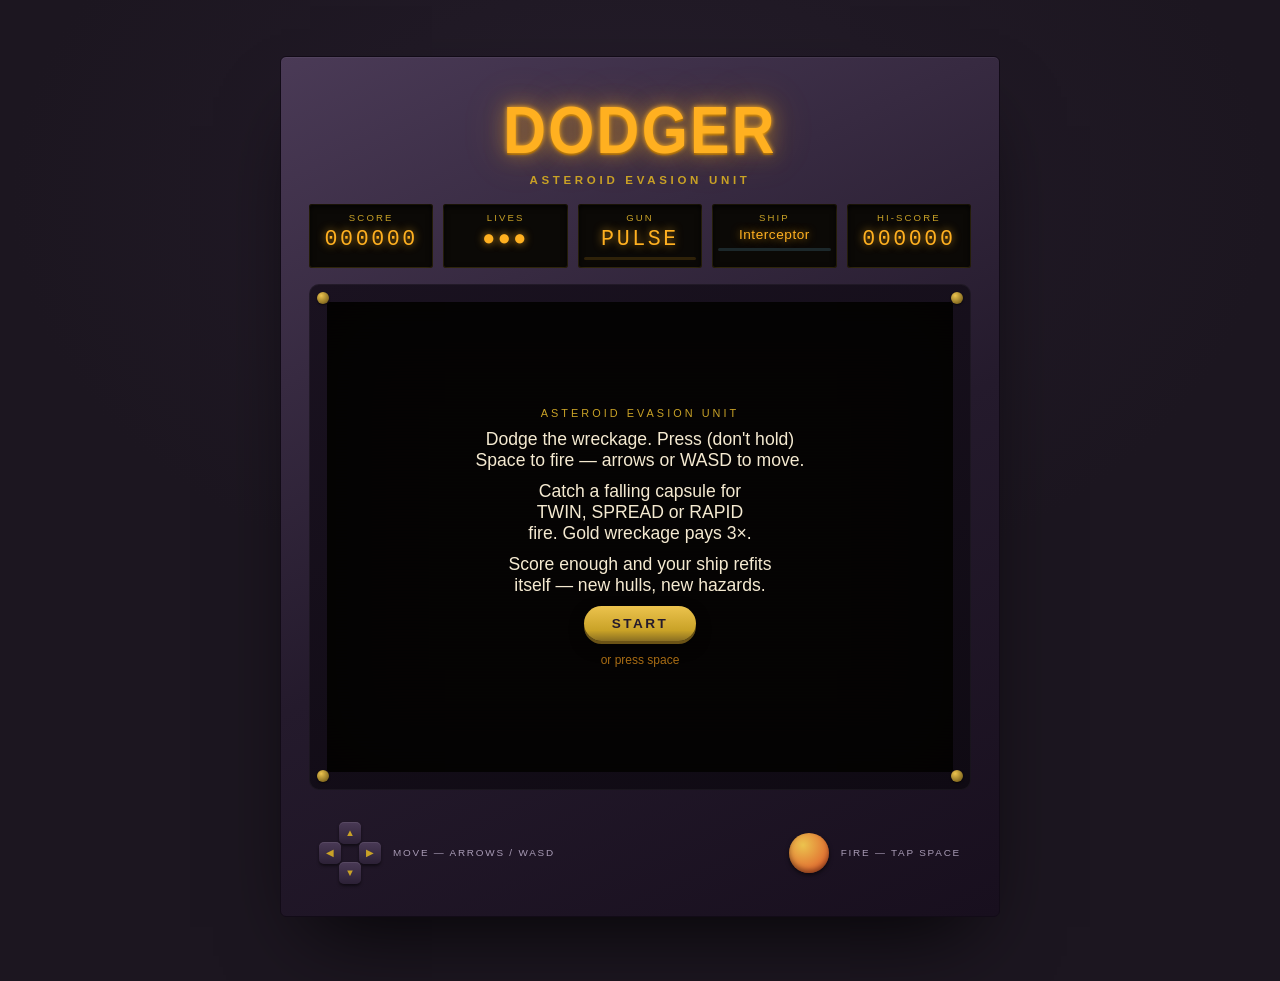
<file: index.html>
<!doctype html>
<html lang="en">
<head>
<meta charset="utf-8" />
<meta name="viewport" content="width=device-width, initial-scale=1" />
<title>Dodger — Arcade Cabinet</title>
<style>
  /*
    Design plan
    Color   — cabinet-plum #241a2c / #3a2a46, brass #c9a227 / #e8c34a,
              screen-black #0b0906, phosphor-amber #ffb020, hull-white #f5ead1,
              wreckage-rust #d9622b. A color CRT vector-monitor palette
              (Asteroids/Defender-era), not a monochrome neon pop.
    Type    — marquee: condensed system display face, tracked + bulb-glow shadow.
              labels: system-ui uppercase, small, brass-grey, tracked.
              readouts: tabular monospace, amber LED glow.
    Layout  — the page IS the cabinet: lit marquee, recessed LED scoreboard,
              bolted CRT bezel housing the canvas, control-panel ledge below
              with a diagrammed d-pad and fire button. A dim room surrounds it.
    This is a single committed visual world (an arcade cabinet in a dim room) —
    the CRT glow is the point, so the page stays dark in both OS themes; only
    the ambient room tone responds to the viewer's theme toggle.
  */

  :root {
    --cab-plum-1: #241a2c;
    --cab-plum-2: #362a40;
    --cab-plum-3: #4a3a56;
    --brass: #c9a227;
    --brass-bright: #ecc34e;
    --brass-dim: #8a6f22;
    --screen-black: #0b0906;
    --amber: #ffb020;
    --amber-dim: #a86c14;
    --hull: #f5ead1;
    --rust: #e0682f;
    --shield: #7dd3fc;
    --room-1: #08060a;
    --room-2: #120d16;
    --focus-ring: #ecc34e;
  }

  :root[data-theme="light"] {
    --room-1: #1c1620;
    --room-2: #241c2a;
  }

  @media (prefers-color-scheme: light) {
    :root:not([data-theme="dark"]) {
      --room-1: #1c1620;
      --room-2: #241c2a;
    }
  }

  * { box-sizing: border-box; }

  html, body {
    margin: 0;
    min-height: 100%;
    background:
      radial-gradient(ellipse 900px 600px at 50% 20%, var(--room-2), var(--room-1) 70%);
    color: var(--hull);
    font-family: -apple-system, "Segoe UI", Roboto, sans-serif;
    overflow-x: hidden;
  }

  body {
    display: flex;
    justify-content: center;
    padding: clamp(20px, 5vw, 56px) 16px 64px;
  }

  .room {
    width: 100%;
    max-width: 760px;
    display: flex;
    justify-content: center;
  }

  .cabinet {
    width: 100%;
    max-width: 720px;
    background:
      linear-gradient(155deg, var(--cab-plum-3) 0%, var(--cab-plum-1) 55%, #180f1e 100%);
    border: 1px solid #120b17;
    border-radius: 6px;
    padding: clamp(16px, 3vw, 28px);
    box-shadow:
      0 40px 80px -30px rgba(0, 0, 0, 0.85),
      inset 0 1px 0 rgba(255, 255, 255, 0.05);
  }

  /* ---------- marquee ---------- */

  .marquee {
    text-align: center;
    padding: 6px 0 18px;
  }

  .marquee-title {
    margin: 0;
    font-family: "Arial Black", "Arial Bold", Impact, Haettenschweiler, sans-serif;
    font-size: clamp(2.6rem, 9vw, 4.2rem);
    font-weight: 900;
    letter-spacing: 0.04em;
    transform: scaleX(0.88);
    color: var(--amber);
    text-wrap: balance;
    text-shadow:
      0 0 6px var(--amber),
      0 0 22px rgba(255, 176, 32, 0.55),
      0 0 46px rgba(255, 176, 32, 0.3),
      0 2px 0 #6b3f06;
    animation: bulb-pulse 3.2s ease-in-out infinite;
  }

  .marquee-sub {
    margin: 6px 0 0;
    font-size: 0.72rem;
    font-weight: 600;
    letter-spacing: 0.32em;
    color: var(--brass);
    text-transform: uppercase;
  }

  @keyframes bulb-pulse {
    0%, 100% { filter: brightness(1); }
    50% { filter: brightness(1.12); }
  }

  @media (prefers-reduced-motion: reduce) {
    .marquee-title { animation: none; }
  }

  /* ---------- scoreboard ---------- */

  .scoreboard {
    display: grid;
    grid-template-columns: repeat(5, 1fr);
    gap: 10px;
    margin-bottom: 16px;
  }

  @media (max-width: 640px) {
    .scoreboard { grid-template-columns: repeat(3, 1fr); }
  }

  @media (max-width: 420px) {
    .scoreboard { grid-template-columns: repeat(2, 1fr); }
  }

  .weapon-bar {
    height: 3px;
    margin-top: 6px;
    border-radius: 2px;
    background: rgba(255, 176, 32, 0.15);
    overflow: hidden;
  }

  .weapon-bar-fill {
    height: 100%;
    width: 0%;
    background: var(--amber);
    box-shadow: 0 0 6px rgba(255, 176, 32, 0.8);
    transition: width 0.1s linear;
  }

  .shield-bar {
    height: 3px;
    margin-top: 6px;
    border-radius: 2px;
    background: rgba(125, 211, 252, 0.15);
    overflow: hidden;
  }

  .shield-bar-fill {
    height: 100%;
    width: 0%;
    background: var(--shield);
    box-shadow: 0 0 6px rgba(125, 211, 252, 0.8);
    transition: width 0.1s linear;
  }

  .plaque-value.ship-name {
    font-family: -apple-system, "Segoe UI", Roboto, sans-serif;
    font-variant-numeric: normal;
    font-size: clamp(0.7rem, 2.4vw, 0.85rem);
    letter-spacing: 0.04em;
  }

  .plaque {
    background: var(--screen-black);
    border-radius: 3px;
    padding: 8px 6px;
    text-align: center;
    box-shadow:
      inset 0 2px 6px rgba(0, 0, 0, 0.9),
      inset 0 0 0 1px rgba(201, 162, 39, 0.25);
  }

  .plaque-label {
    display: block;
    font-size: 0.6rem;
    letter-spacing: 0.22em;
    color: var(--brass);
    text-transform: uppercase;
    margin-bottom: 4px;
  }

  .plaque-value {
    display: block;
    font-family: "SF Mono", "Consolas", "Menlo", "Courier New", monospace;
    font-variant-numeric: tabular-nums;
    font-size: clamp(1rem, 3.2vw, 1.35rem);
    letter-spacing: 0.12em;
    color: var(--amber);
    text-shadow: 0 0 8px rgba(255, 176, 32, 0.7);
  }

  /* ---------- screen bezel ---------- */

  .screen-bezel {
    position: relative;
    background: linear-gradient(160deg, #1a1220, #0f0a13);
    border-radius: 10px;
    padding: clamp(10px, 2.4vw, 18px);
    box-shadow: inset 0 0 0 1px rgba(255, 255, 255, 0.04);
  }

  .bolt {
    position: absolute;
    width: 12px;
    height: 12px;
    border-radius: 50%;
    background: radial-gradient(circle at 35% 30%, var(--brass-bright), var(--brass-dim) 70%, #4a3a10 100%);
    box-shadow: 0 1px 2px rgba(0, 0, 0, 0.6);
  }
  .bolt.tl { top: 8px; left: 8px; }
  .bolt.tr { top: 8px; right: 8px; }
  .bolt.bl { bottom: 8px; left: 8px; }
  .bolt.br { bottom: 8px; right: 8px; }

  .screen {
    position: relative;
    background: var(--screen-black);
    border-radius: 4px;
    overflow: hidden;
    aspect-ratio: 4 / 3;
    box-shadow: inset 0 0 40px rgba(0, 0, 0, 0.9);
  }

  canvas#game {
    position: absolute;
    inset: 0;
    width: 100%;
    height: 100%;
    display: block;
  }

  .scanlines {
    position: absolute;
    inset: 0;
    pointer-events: none;
    background: repeating-linear-gradient(
      to bottom,
      rgba(0, 0, 0, 0.22) 0px,
      rgba(0, 0, 0, 0.22) 1px,
      transparent 2px,
      transparent 3px
    );
    mix-blend-mode: multiply;
    animation: flicker 6s steps(60) infinite;
  }

  @keyframes flicker {
    0%, 96%, 100% { opacity: 0.9; }
    97% { opacity: 0.75; }
    98% { opacity: 0.95; }
  }

  @media (prefers-reduced-motion: reduce) {
    .scanlines { animation: none; }
  }

  .vignette {
    position: absolute;
    inset: 0;
    pointer-events: none;
    box-shadow: inset 0 0 70px 18px rgba(0, 0, 0, 0.85);
    border-radius: 4px;
  }

  .overlay {
    position: absolute;
    inset: 0;
    display: flex;
    flex-direction: column;
    align-items: center;
    justify-content: center;
    gap: 10px;
    padding: 24px;
    text-align: center;
    background: rgba(4, 3, 3, 0.82);
  }

  .overlay[hidden] { display: none; }

  .overlay-title {
    margin: 0;
    font-size: 0.68rem;
    letter-spacing: 0.28em;
    text-transform: uppercase;
    color: var(--brass);
  }

  .overlay-body {
    margin: 0;
    max-width: 34ch;
    font-size: clamp(0.95rem, 2.6vw, 1.1rem);
    color: var(--hull);
    text-wrap: balance;
  }

  .overlay-hint {
    margin: 2px 0 0;
    font-size: 0.75rem;
    color: var(--amber-dim);
  }

  .overlay-score {
    margin: 0;
    font-family: "SF Mono", "Consolas", "Menlo", "Courier New", monospace;
    font-variant-numeric: tabular-nums;
    font-size: 1.3rem;
    color: var(--amber);
    text-shadow: 0 0 8px rgba(255, 176, 32, 0.7);
  }

  .arcade-btn {
    font-family: inherit;
    font-weight: 700;
    letter-spacing: 0.18em;
    text-transform: uppercase;
    font-size: 0.85rem;
    color: #241a2c;
    background: linear-gradient(180deg, var(--brass-bright), var(--brass) 70%, var(--brass-dim));
    border: none;
    border-radius: 999px;
    padding: 10px 28px;
    cursor: pointer;
    box-shadow: 0 3px 0 #6b5316, 0 6px 14px rgba(0, 0, 0, 0.5);
  }

  .arcade-btn:hover { filter: brightness(1.08); }
  .arcade-btn:active { transform: translateY(2px); box-shadow: 0 1px 0 #6b5316, 0 3px 8px rgba(0, 0, 0, 0.5); }

  .arcade-btn:focus-visible,
  button:focus-visible {
    outline: 3px solid var(--focus-ring);
    outline-offset: 2px;
  }

  /* ---------- control panel ---------- */

  .control-panel {
    display: flex;
    flex-wrap: wrap;
    justify-content: space-between;
    align-items: center;
    gap: 20px;
    margin-top: 18px;
    padding: 14px 10px 4px;
  }

  .control {
    display: flex;
    align-items: center;
    gap: 12px;
  }

  .control-label {
    font-size: 0.62rem;
    letter-spacing: 0.18em;
    text-transform: uppercase;
    color: #a89bb5;
  }

  .dpad {
    position: relative;
    width: 62px;
    height: 62px;
    flex: none;
  }

  .dbtn {
    position: absolute;
    width: 22px;
    height: 22px;
    border-radius: 5px;
    background: linear-gradient(180deg, #4a3a56, #2c2136);
    box-shadow: inset 0 1px 0 rgba(255, 255, 255, 0.08), 0 2px 3px rgba(0, 0, 0, 0.5);
    display: flex;
    align-items: center;
    justify-content: center;
    font-size: 0.6rem;
    color: var(--brass);
  }
  .dbtn.up { top: 0; left: 20px; }
  .dbtn.down { bottom: 0; left: 20px; }
  .dbtn.left { left: 0; top: 20px; }
  .dbtn.right { right: 0; top: 20px; }

  .fire-btn {
    flex: none;
    width: 40px;
    height: 40px;
    border-radius: 50%;
    background: radial-gradient(circle at 35% 30%, var(--brass-bright), var(--rust) 75%, #7a2e0f 100%);
    box-shadow: inset 0 -3px 5px rgba(0, 0, 0, 0.4), 0 2px 4px rgba(0, 0, 0, 0.6);
  }

  @media (max-width: 420px) {
    .control-panel { justify-content: center; }
  }
</style>
</head>
<body>

<div class="room">
  <div class="cabinet">
    <div class="marquee">
      <h1 class="marquee-title">DODGER</h1>
      <p class="marquee-sub">Asteroid Evasion Unit</p>
    </div>

    <div class="scoreboard">
      <div class="plaque">
        <span class="plaque-label">Score</span>
        <span class="plaque-value" id="score">000000</span>
      </div>
      <div class="plaque">
        <span class="plaque-label">Lives</span>
        <span class="plaque-value" id="lives">●●●</span>
      </div>
      <div class="plaque">
        <span class="plaque-label">Gun</span>
        <span class="plaque-value" id="weapon">PULSE</span>
        <div class="weapon-bar"><div class="weapon-bar-fill" id="weaponBar"></div></div>
      </div>
      <div class="plaque">
        <span class="plaque-label">Ship</span>
        <span class="plaque-value ship-name" id="shipName">Interceptor</span>
        <div class="shield-bar"><div class="shield-bar-fill" id="shieldBar"></div></div>
      </div>
      <div class="plaque">
        <span class="plaque-label">Hi-Score</span>
        <span class="plaque-value" id="highscore">000000</span>
      </div>
    </div>

    <div class="screen-bezel">
      <div class="bolt tl"></div>
      <div class="bolt tr"></div>
      <div class="bolt bl"></div>
      <div class="bolt br"></div>
      <div class="screen">
        <canvas id="game" width="640" height="480" aria-label="Dodger game screen"></canvas>
        <div class="scanlines" aria-hidden="true"></div>
        <div class="vignette" aria-hidden="true"></div>
        <div class="overlay" id="overlay">
          <p class="overlay-title">Asteroid Evasion Unit</p>
          <p class="overlay-body">Dodge the wreckage. Press (don't hold) Space to fire &mdash; arrows or WASD to move.</p>
          <p class="overlay-body">Catch a falling capsule for TWIN, SPREAD or RAPID fire. Gold wreckage pays 3&times;.</p>
          <p class="overlay-body">Score enough and your ship refits itself &mdash; new hulls, new hazards.</p>
          <button class="arcade-btn" id="startBtn" type="button">Start</button>
          <p class="overlay-hint">or press space</p>
        </div>
      </div>
    </div>

    <div class="control-panel">
      <div class="control">
        <div class="dpad" aria-hidden="true">
          <div class="dbtn up">▲</div>
          <div class="dbtn left">◀</div>
          <div class="dbtn right">▶</div>
          <div class="dbtn down">▼</div>
        </div>
        <span class="control-label">Move — arrows / WASD</span>
      </div>
      <div class="control">
        <div class="fire-btn" aria-hidden="true"></div>
        <span class="control-label">Fire — tap space</span>
      </div>
    </div>
  </div>
</div>

<script>
  (function () {
    "use strict";

    var CANVAS_WIDTH = 640;
    var CANVAS_HEIGHT = 480;
    var PLAYER_SIZE = 24;
    var PLAYER_SPEED = 4.5;
    var BULLET_SPEED = 8;
    var PLAYER_LIVES = 3;
    var INVULN_MS = 1200;
    var SHIELD_RECHARGE_MS = 9000;
    var HIGH_SCORE_KEY = "dodger-arcade-high-score";
    var WEAPON_DURATION = 15000;

    var WEAPONS = {
      PULSE: { label: "PULSE", cooldown: 180, shots: [{ ox: 0, vx: 0, vy: -1 }] },
      TWIN: { label: "TWIN", cooldown: 180, shots: [{ ox: -7, vx: 0, vy: -1 }, { ox: 7, vx: 0, vy: -1 }] },
      SPREAD: { label: "SPREAD", cooldown: 230, shots: [
        { ox: 0, vx: -0.34, vy: -0.94 },
        { ox: 0, vx: 0, vy: -1 },
        { ox: 0, vx: 0.34, vy: -0.94 }
      ] },
      RAPID: { label: "RAPID", cooldown: 90, shots: [{ ox: 0, vx: 0, vy: -1 }] }
    };
    var PICKUP_TYPES = ["TWIN", "SPREAD", "RAPID"];

    var SHIP_TIERS = [
      { min: 0, name: "Interceptor", speedMult: 1, shield: false, baseWeapon: "PULSE" },
      { min: 150, name: "Interceptor II", speedMult: 1.15, shield: false, baseWeapon: "PULSE" },
      { min: 400, name: "Vanguard", speedMult: 1.15, shield: true, baseWeapon: "PULSE" },
      { min: 800, name: "Dreadnought", speedMult: 1.3, shield: true, baseWeapon: "TWIN" }
    ];

    var canvas = document.getElementById("game");
    var ctx = canvas.getContext("2d");
    var overlay = document.getElementById("overlay");
    var scoreEl = document.getElementById("score");
    var livesEl = document.getElementById("lives");
    var highScoreEl = document.getElementById("highscore");
    var weaponEl = document.getElementById("weapon");
    var weaponBarEl = document.getElementById("weaponBar");
    var shipNameEl = document.getElementById("shipName");
    var shieldBarEl = document.getElementById("shieldBar");
    var startBtn = document.getElementById("startBtn");

    var keys = new Set();
    var fireQueued = false;
    var player = { x: CANVAS_WIDTH / 2, y: CANVAS_HEIGHT - 60 };
    var bullets = [];
    var enemies = [];
    var pickups = [];
    var lastShot = 0;
    var lastSpawn = 0;
    var spawnInterval = 1000;
    var lastPickupSpawn = 0;
    var pickupInterval = 10000;
    var invulnUntil = 0;
    var score = 0;
    var lives = PLAYER_LIVES;
    var highScore = Number(localStorage.getItem(HIGH_SCORE_KEY) || 0);
    var state = "start";
    var nextId = 1;
    var currentWeapon = "PULSE";
    var weaponUntil = 0;
    var shipTierIndex = 0;
    var shieldCharges = 0;
    var shieldReadyAt = 0;
    var upgradeText = "";
    var upgradeUntil = 0;

    function pad(n) {
      return String(Math.max(0, n)).padStart(6, "0");
    }

    function renderHud() {
      scoreEl.textContent = pad(score);
      highScoreEl.textContent = pad(highScore);
      livesEl.textContent = "●".repeat(Math.max(0, lives)) + "○".repeat(Math.max(0, PLAYER_LIVES - lives));
      weaponEl.textContent = WEAPONS[currentWeapon].label;
      shipNameEl.textContent = SHIP_TIERS[shipTierIndex].name;
    }

    function updateWeaponHud(now) {
      weaponEl.textContent = WEAPONS[currentWeapon].label;
      if (currentWeapon === "PULSE") {
        weaponBarEl.style.width = "0%";
      } else {
        var remaining = Math.max(0, Math.min(1, (weaponUntil - now) / WEAPON_DURATION));
        weaponBarEl.style.width = (remaining * 100) + "%";
      }

      var tier = SHIP_TIERS[shipTierIndex];
      if (!tier.shield) {
        shieldBarEl.style.width = "0%";
      } else if (shieldCharges > 0) {
        shieldBarEl.style.width = "100%";
      } else {
        var readyFraction = Math.max(0, Math.min(1, 1 - (shieldReadyAt - now) / SHIELD_RECHARGE_MS));
        shieldBarEl.style.width = (readyFraction * 100) + "%";
      }
    }

    function tierForScore(s) {
      var idx = 0;
      for (var i = 0; i < SHIP_TIERS.length; i++) {
        if (s >= SHIP_TIERS[i].min) idx = i;
      }
      return idx;
    }

    function applyShipTier(now) {
      var idx = tierForScore(score);
      if (idx > shipTierIndex) {
        shipTierIndex = idx;
        var tier = SHIP_TIERS[shipTierIndex];
        if (tier.shield && shieldCharges === 0 && shieldReadyAt === 0) {
          shieldCharges = 1;
        }
        if (currentWeapon === "PULSE" || currentWeapon === tier.baseWeapon) {
          currentWeapon = tier.baseWeapon;
        }
        upgradeText = "SHIP UPGRADED — " + tier.name.toUpperCase();
        upgradeUntil = now + 2400;
        shipNameEl.textContent = tier.name;
      }
    }

    function rectsOverlap(ax, ay, aw, ah, bx, by, bw, bh) {
      return ax < bx + bw && ax + aw > bx && ay < by + bh && ay + ah > by;
    }

    function pickEnemyKind() {
      var options = [{ kind: "standard", w: 60 }];
      if (score >= 100) options.push({ kind: "splitter", w: 20 });
      if (score >= 250) options.push({ kind: "weaver", w: 15 });
      if (score >= 500 && !enemies.some(function (e) { return e.kind === "juggernaut"; })) {
        options.push({ kind: "juggernaut", w: 10 });
      }
      var total = options.reduce(function (sum, o) { return sum + o.w; }, 0);
      var r = Math.random() * total;
      for (var i = 0; i < options.length; i++) {
        if (r < options[i].w) return options[i].kind;
        r -= options[i].w;
      }
      return "standard";
    }

    function spawnEnemy(now) {
      var kind = pickEnemyKind();
      var speedBase = 1.5 + Math.random() * 2 + score * 0.001;

      if (kind === "splitter") {
        var sRadius = 16 + Math.random() * 6;
        enemies.push({
          id: nextId++,
          x: sRadius + Math.random() * (CANVAS_WIDTH - sRadius * 2),
          y: -sRadius,
          radius: sRadius,
          speed: speedBase * 0.9,
          kind: "splitter",
          color: "#94a3b8",
          value: 15
        });
        return;
      }

      if (kind === "weaver") {
        var wRadius = 10 + Math.random() * 6;
        var amplitude = 40 + Math.random() * 20;
        var baseX = wRadius + amplitude + Math.random() * (CANVAS_WIDTH - (wRadius + amplitude) * 2);
        enemies.push({
          id: nextId++,
          x: baseX,
          y: -wRadius,
          radius: wRadius,
          speed: speedBase * 1.1,
          kind: "weaver",
          color: "#a78bfa",
          value: 20,
          baseX: baseX,
          phase: Math.random() * Math.PI * 2,
          amplitude: amplitude
        });
        return;
      }

      if (kind === "juggernaut") {
        var jRadius = 30 + Math.random() * 4;
        enemies.push({
          id: nextId++,
          x: jRadius + Math.random() * (CANVAS_WIDTH - jRadius * 2),
          y: -jRadius,
          radius: jRadius,
          speed: speedBase * 0.55,
          kind: "juggernaut",
          color: "#ef4444",
          value: 60,
          hp: 3,
          maxHp: 3
        });
        return;
      }

      var gold = Math.random() < 0.2;
      var range = gold ? [9, 15] : [12, 26];
      var radius = range[0] + Math.random() * (range[1] - range[0]);
      enemies.push({
        id: nextId++,
        x: radius + Math.random() * (CANVAS_WIDTH - radius * 2),
        y: -radius,
        radius: radius,
        speed: speedBase * (gold ? 1.4 : 1),
        kind: gold ? "gold" : "standard",
        color: gold ? "#ffd873" : "#e0682f",
        value: gold ? 30 : 10
      });
    }

    function drawCapsule(x, y, w, h, r) {
      ctx.beginPath();
      ctx.moveTo(x + r, y);
      ctx.lineTo(x + w - r, y);
      ctx.quadraticCurveTo(x + w, y, x + w, y + r);
      ctx.lineTo(x + w, y + h - r);
      ctx.quadraticCurveTo(x + w, y + h, x + w - r, y + h);
      ctx.lineTo(x + r, y + h);
      ctx.quadraticCurveTo(x, y + h, x, y + h - r);
      ctx.lineTo(x, y + r);
      ctx.quadraticCurveTo(x, y, x + r, y);
      ctx.closePath();
    }

    function resetGame() {
      player = { x: CANVAS_WIDTH / 2, y: CANVAS_HEIGHT - 60 };
      bullets = [];
      enemies = [];
      pickups = [];
      fireQueued = false;
      lastShot = 0;
      lastSpawn = performance.now();
      spawnInterval = 1000;
      lastPickupSpawn = performance.now();
      pickupInterval = 10000;
      invulnUntil = performance.now() + INVULN_MS;
      score = 0;
      lives = PLAYER_LIVES;
      currentWeapon = "PULSE";
      weaponUntil = 0;
      shipTierIndex = 0;
      shieldCharges = 0;
      shieldReadyAt = 0;
      upgradeText = "";
      upgradeUntil = 0;
      renderHud();
      updateWeaponHud(performance.now());
    }

    function startGame() {
      resetGame();
      state = "playing";
      overlay.hidden = true;
    }

    function endGame() {
      state = "gameover";
      if (score > highScore) {
        highScore = score;
        localStorage.setItem(HIGH_SCORE_KEY, String(highScore));
      }
      overlay.hidden = false;
      overlay.innerHTML =
        '<p class="overlay-title">Wreckage Contact</p>' +
        '<p class="overlay-score">Final score ' + pad(score) + "</p>" +
        '<button class="arcade-btn" id="startBtn" type="button">Play again</button>' +
        '<p class="overlay-hint">or press R</p>';
      document.getElementById("startBtn").addEventListener("click", startGame);
      renderHud();
    }

    startBtn.addEventListener("click", startGame);

    window.addEventListener("keydown", function (e) {
      var k = e.key.toLowerCase();
      keys.add(k);
      if (e.key === " ") e.preventDefault();
      if (state === "start" && e.key === " ") { startGame(); return; }
      if (state === "gameover" && k === "r") { startGame(); return; }
      if (state === "playing" && e.key === " " && !e.repeat) fireQueued = true;
    });
    window.addEventListener("keyup", function (e) {
      keys.delete(e.key.toLowerCase());
    });

    function tick(now) {
      if (state === "playing") {
        applyShipTier(now);
        var shipTier = SHIP_TIERS[shipTierIndex];
        var moveSpeed = PLAYER_SPEED * shipTier.speedMult;
        if (keys.has("arrowleft") || keys.has("a")) player.x -= moveSpeed;
        if (keys.has("arrowright") || keys.has("d")) player.x += moveSpeed;
        if (keys.has("arrowup") || keys.has("w")) player.y -= moveSpeed;
        if (keys.has("arrowdown") || keys.has("s")) player.y += moveSpeed;
        player.x = Math.max(PLAYER_SIZE / 2, Math.min(CANVAS_WIDTH - PLAYER_SIZE / 2, player.x));
        player.y = Math.max(PLAYER_SIZE / 2, Math.min(CANVAS_HEIGHT - PLAYER_SIZE / 2, player.y));

        var baseWeapon = shipTier.baseWeapon;
        if (currentWeapon !== baseWeapon && now > weaponUntil) {
          currentWeapon = baseWeapon;
        }

        if (shipTier.shield && shieldCharges === 0 && shieldReadyAt !== 0 && now >= shieldReadyAt) {
          shieldCharges = 1;
          shieldReadyAt = 0;
        }

        var weapon = WEAPONS[currentWeapon];
        if (fireQueued) {
          fireQueued = false;
          if (now - lastShot > weapon.cooldown) {
            lastShot = now;
            weapon.shots.forEach(function (shot) {
              bullets.push({
                id: nextId++,
                x: player.x + shot.ox,
                y: player.y - PLAYER_SIZE / 2,
                vx: shot.vx,
                vy: shot.vy
              });
            });
          }
        }

        bullets.forEach(function (b) { b.x += b.vx * BULLET_SPEED; b.y += b.vy * BULLET_SPEED; });
        bullets = bullets.filter(function (b) {
          return b.y > -10 && b.x > -10 && b.x < CANVAS_WIDTH + 10;
        });

        if (now - lastSpawn > spawnInterval) {
          lastSpawn = now;
          spawnInterval = Math.max(300, spawnInterval * 0.98);
          spawnEnemy(now);
        }

        enemies.forEach(function (en) {
          en.y += en.speed;
          if (en.kind === "weaver") {
            var raw = en.baseX + Math.sin(now / 500 + en.phase) * en.amplitude;
            en.x = Math.max(en.radius, Math.min(CANVAS_WIDTH - en.radius, raw));
          } else if (en.vx) {
            en.x += en.vx;
          }
        });
        enemies = enemies.filter(function (en) { return en.y - en.radius < CANVAS_HEIGHT + 20; });

        if (now - lastPickupSpawn > pickupInterval) {
          lastPickupSpawn = now;
          pickupInterval = 9000 + Math.random() * 6000;
          var type = PICKUP_TYPES[Math.floor(Math.random() * PICKUP_TYPES.length)];
          pickups.push({
            id: nextId++,
            x: 24 + Math.random() * (CANVAS_WIDTH - 48),
            y: -14,
            type: type,
            speed: 1.3
          });
        }

        pickups.forEach(function (p) { p.y += p.speed; });
        pickups = pickups.filter(function (p) { return p.y - 10 < CANVAS_HEIGHT + 20; });

        pickups.forEach(function (p) {
          if (rectsOverlap(
            player.x - PLAYER_SIZE / 2, player.y - PLAYER_SIZE / 2, PLAYER_SIZE, PLAYER_SIZE,
            p.x - 11, p.y - 8, 22, 16
          )) {
            p.dead = true;
            currentWeapon = p.type;
            weaponUntil = now + WEAPON_DURATION;
          }
        });
        pickups = pickups.filter(function (p) { return !p.dead; });

        var fragments = [];
        enemies.forEach(function (enemy) {
          bullets.forEach(function (bullet) {
            var dx = bullet.x - enemy.x;
            var dy = bullet.y - enemy.y;
            if (bullet.dead || enemy.dead || Math.sqrt(dx * dx + dy * dy) >= enemy.radius + 3) return;
            bullet.dead = true;

            if (enemy.kind === "juggernaut") {
              enemy.hp -= 1;
              if (enemy.hp <= 0) {
                enemy.dead = true;
                score += enemy.value;
              }
              return;
            }

            enemy.dead = true;
            score += enemy.value;
            if (enemy.kind === "splitter") {
              [-1, 1].forEach(function (dir) {
                fragments.push({
                  id: nextId++,
                  x: enemy.x,
                  y: enemy.y,
                  radius: enemy.radius * 0.45,
                  speed: enemy.speed * 1.3,
                  vx: dir * 1.4,
                  kind: "fragment",
                  color: "#94a3b8",
                  value: 5
                });
              });
            }
          });
        });
        bullets = bullets.filter(function (b) { return !b.dead; });
        enemies = enemies.filter(function (en) { return !en.dead; }).concat(fragments);

        if (now > invulnUntil) {
          for (var i = 0; i < enemies.length; i++) {
            var enemy = enemies[i];
            if (
              rectsOverlap(
                player.x - PLAYER_SIZE / 2, player.y - PLAYER_SIZE / 2, PLAYER_SIZE, PLAYER_SIZE,
                enemy.x - enemy.radius, enemy.y - enemy.radius, enemy.radius * 2, enemy.radius * 2
              )
            ) {
              enemy.dead = true;
              if (shieldCharges > 0) {
                shieldCharges = 0;
                shieldReadyAt = now + SHIELD_RECHARGE_MS;
                invulnUntil = now + 500;
              } else {
                lives -= 1;
                invulnUntil = now + INVULN_MS;
                if (lives <= 0) {
                  enemies = enemies.filter(function (en) { return !en.dead; });
                  endGame();
                }
              }
              break;
            }
          }
          enemies = enemies.filter(function (en) { return !en.dead; });
        }

        renderHud();
        updateWeaponHud(now);
      }

      ctx.fillStyle = "#0b0906";
      ctx.fillRect(0, 0, CANVAS_WIDTH, CANVAS_HEIGHT);

      if (state === "playing" || state === "gameover") {
        enemies.forEach(function (en) {
          ctx.fillStyle = en.color;
          if (en.kind === "gold" || en.kind === "juggernaut") {
            ctx.shadowColor = en.color;
            ctx.shadowBlur = en.kind === "juggernaut" ? 20 : 14;
          }
          ctx.beginPath();
          ctx.arc(en.x, en.y, en.radius, 0, Math.PI * 2);
          ctx.fill();
          ctx.shadowBlur = 0;

          if (en.kind === "juggernaut") {
            ctx.fillStyle = "#241a2c";
            ctx.font = "bold 16px 'SF Mono', Consolas, Menlo, monospace";
            ctx.textAlign = "center";
            ctx.textBaseline = "middle";
            ctx.fillText(String(en.hp), en.x, en.y + 1);
          }
        });

        ctx.fillStyle = "#241a2c";
        ctx.strokeStyle = "#c9a227";
        ctx.lineWidth = 1.5;
        ctx.font = "bold 11px 'SF Mono', Consolas, Menlo, monospace";
        ctx.textAlign = "center";
        ctx.textBaseline = "middle";
        pickups.forEach(function (p) {
          drawCapsule(p.x - 11, p.y - 8, 22, 16, 5);
          ctx.fill();
          ctx.stroke();
          ctx.fillStyle = "#ffb020";
          ctx.fillText(p.type[0], p.x, p.y + 1);
          ctx.fillStyle = "#241a2c";
        });

        ctx.fillStyle = "#ffcf5c";
        bullets.forEach(function (b) {
          ctx.beginPath();
          ctx.arc(b.x, b.y, 3, 0, Math.PI * 2);
          ctx.fill();
        });

        if (SHIP_TIERS[shipTierIndex].shield && shieldCharges > 0) {
          ctx.strokeStyle = "#7dd3fc";
          ctx.lineWidth = 2;
          ctx.globalAlpha = 0.55 + 0.25 * Math.sin(now / 220);
          ctx.beginPath();
          ctx.arc(player.x, player.y, PLAYER_SIZE * 0.85, now / 900, now / 900 + Math.PI * 1.5);
          ctx.stroke();
          ctx.globalAlpha = 1;
        }

        var flashing = now < invulnUntil && Math.floor(now / 100) % 2 === 0;
        ctx.fillStyle = flashing ? "#ffb020" : "#f5ead1";
        ctx.beginPath();
        ctx.moveTo(player.x, player.y - PLAYER_SIZE / 2);
        ctx.lineTo(player.x - PLAYER_SIZE / 2, player.y + PLAYER_SIZE / 2);
        ctx.lineTo(player.x + PLAYER_SIZE / 2, player.y + PLAYER_SIZE / 2);
        ctx.closePath();
        ctx.fill();

        if (now < upgradeUntil) {
          var fade = Math.min(1, (upgradeUntil - now) / 2400);
          ctx.textAlign = "center";
          ctx.textBaseline = "middle";
          ctx.font = "bold 15px -apple-system, 'Segoe UI', sans-serif";
          ctx.globalAlpha = Math.min(1, fade * 2);
          ctx.fillStyle = "#7dd3fc";
          ctx.shadowColor = "#7dd3fc";
          ctx.shadowBlur = 10;
          ctx.fillText(upgradeText, CANVAS_WIDTH / 2, 36);
          ctx.shadowBlur = 0;
          ctx.globalAlpha = 1;
        }
      }

      requestAnimationFrame(tick);
    }

    renderHud();
    requestAnimationFrame(tick);
  })();
</script>
</body>
</html>
</file>
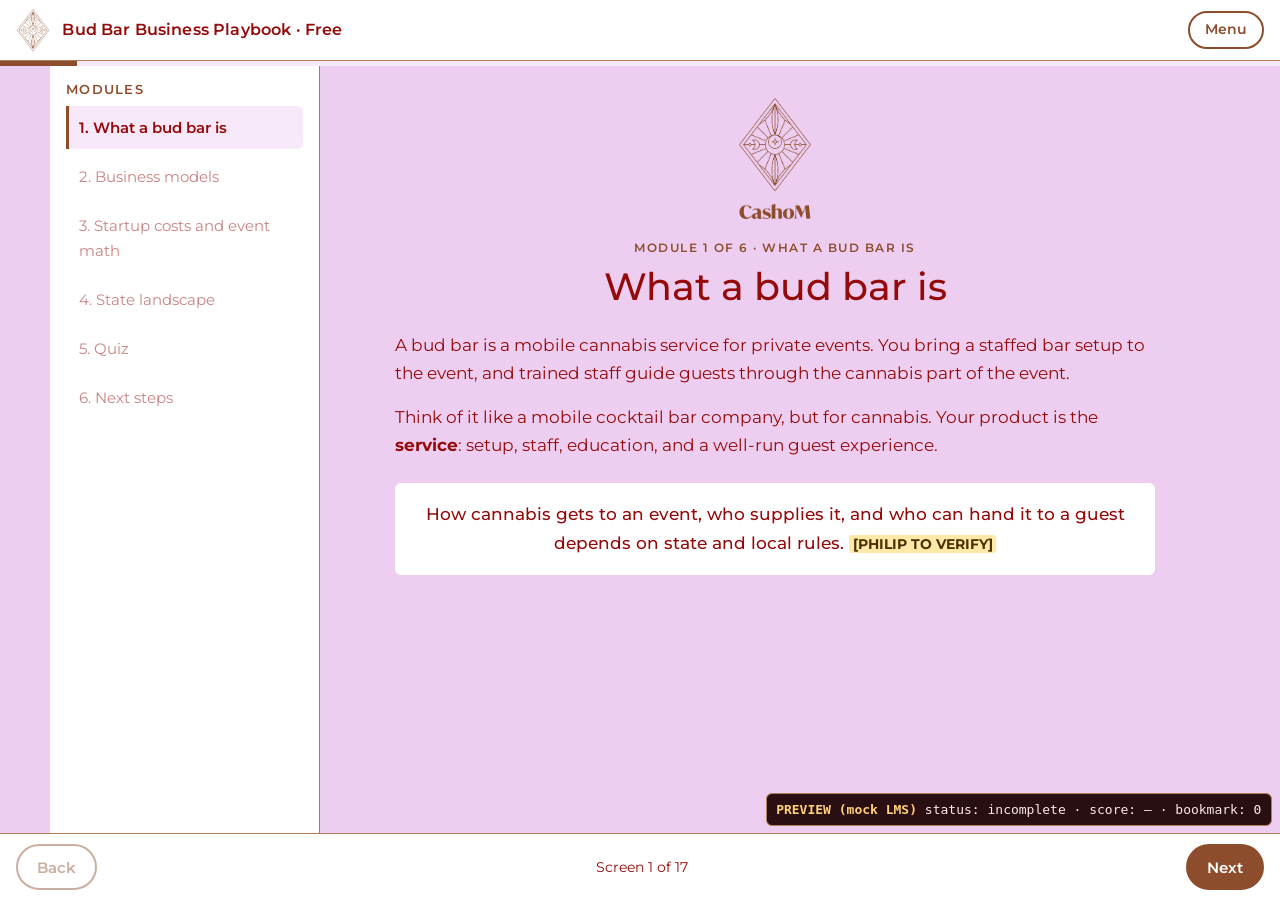
<file: bud-bar-playbook/bud-bar-free/index.html>
<!doctype html>
<html lang="en">
<head>
<meta charset="utf-8">
<meta name="viewport" content="width=device-width, initial-scale=1">
<title>Bud Bar Business Playbook: Is a Bud Bar Business Right for You?</title>
<link rel="stylesheet" href="brand/brand.css">
<link rel="stylesheet" href="engine/player.css">
</head>
<body>
<a class="skip-link" href="#screen">Skip to course content</a>
<header class="topbar">
  <div class="brand">
    <img class="logo" src="brand/cashom-mark.png" alt="CashoM">
    <span class="course-title">Bud Bar Business Playbook · Free</span>
  </div>
  <div class="top-actions" id="top-actions">
    <button type="button" id="menu-btn" class="btn btn-secondary btn-small" aria-expanded="false" aria-controls="menu">Menu</button>
  </div>
</header>
<div class="progress" id="progress" role="progressbar" aria-label="Course progress" aria-valuemin="1" aria-valuemax="1" aria-valuenow="1">
  <div class="progress-bar" id="progress-bar"></div>
</div>
<div class="layout">
  <nav id="menu" class="menu" aria-label="Course modules" hidden>
    <h2 class="menu-h">Modules</h2>
    <ol id="menu-list"></ol>
  </nav>
  <main id="main">
    <div id="banner" class="banner" role="status" hidden></div>
    <div id="edit-toolbar" class="edit-toolbar" hidden></div>
    <article id="screen" class="screen" tabindex="-1" aria-labelledby="screen-title"></article>
  </main>
</div>
<footer class="navbar">
  <button type="button" id="prev" class="btn btn-secondary">Back</button>
  <span class="nav-mid"><span id="counter"></span><span id="next-hint" class="next-hint"></span></span>
  <button type="button" id="next" class="btn btn-primary" aria-describedby="next-hint">Next</button>
</footer>
<noscript><p class="noscript">This course needs JavaScript turned on.</p></noscript>
<script src="course-data.js"></script>
<script src="engine/scorm-api.js"></script>
<script src="engine/debug-panel.js"></script>
<script src="engine/player.js"></script>
</body>
</html>
</file>
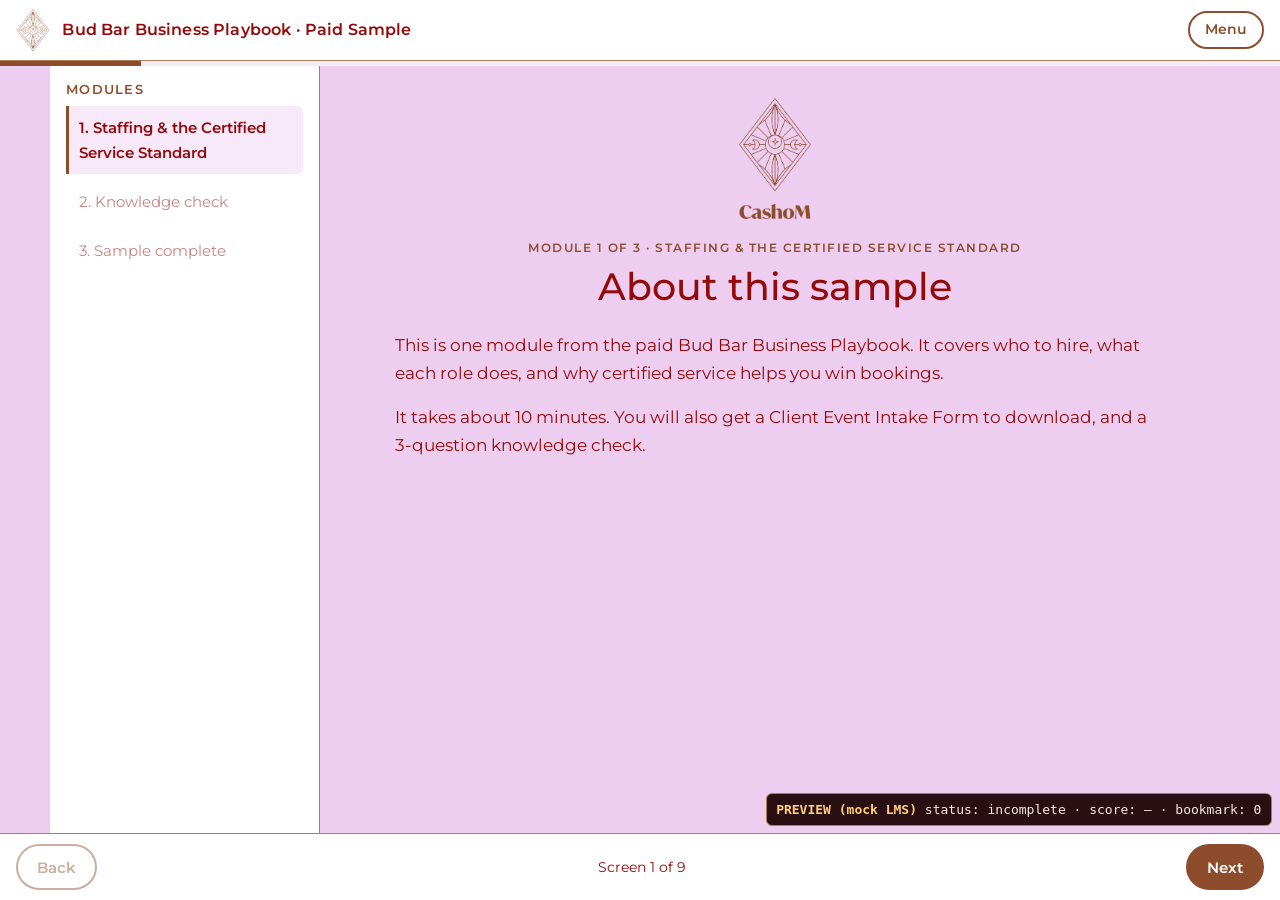
<file: bud-bar-playbook/bud-bar-paid-sample/index.html>
<!doctype html>
<html lang="en">
<head>
<meta charset="utf-8">
<meta name="viewport" content="width=device-width, initial-scale=1">
<title>Bud Bar Business Playbook: Staffing &amp; the Certified Service Standard (Sample)</title>
<link rel="stylesheet" href="brand/brand.css">
<link rel="stylesheet" href="engine/player.css">
</head>
<body>
<a class="skip-link" href="#screen">Skip to course content</a>
<header class="topbar">
  <div class="brand">
    <img class="logo" src="brand/cashom-mark.png" alt="CashoM">
    <span class="course-title">Bud Bar Business Playbook · Paid Sample</span>
  </div>
  <div class="top-actions" id="top-actions">
    <button type="button" id="menu-btn" class="btn btn-secondary btn-small" aria-expanded="false" aria-controls="menu">Menu</button>
  </div>
</header>
<div class="progress" id="progress" role="progressbar" aria-label="Course progress" aria-valuemin="1" aria-valuemax="1" aria-valuenow="1">
  <div class="progress-bar" id="progress-bar"></div>
</div>
<div class="layout">
  <nav id="menu" class="menu" aria-label="Course modules" hidden>
    <h2 class="menu-h">Modules</h2>
    <ol id="menu-list"></ol>
  </nav>
  <main id="main">
    <div id="banner" class="banner" role="status" hidden></div>
    <div id="edit-toolbar" class="edit-toolbar" hidden></div>
    <article id="screen" class="screen" tabindex="-1" aria-labelledby="screen-title"></article>
  </main>
</div>
<footer class="navbar">
  <button type="button" id="prev" class="btn btn-secondary">Back</button>
  <span class="nav-mid"><span id="counter"></span><span id="next-hint" class="next-hint"></span></span>
  <button type="button" id="next" class="btn btn-primary" aria-describedby="next-hint">Next</button>
</footer>
<noscript><p class="noscript">This course needs JavaScript turned on.</p></noscript>
<script src="course-data.js"></script>
<script src="engine/scorm-api.js"></script>
<script src="engine/debug-panel.js"></script>
<script src="engine/player.js"></script>
</body>
</html>
</file>
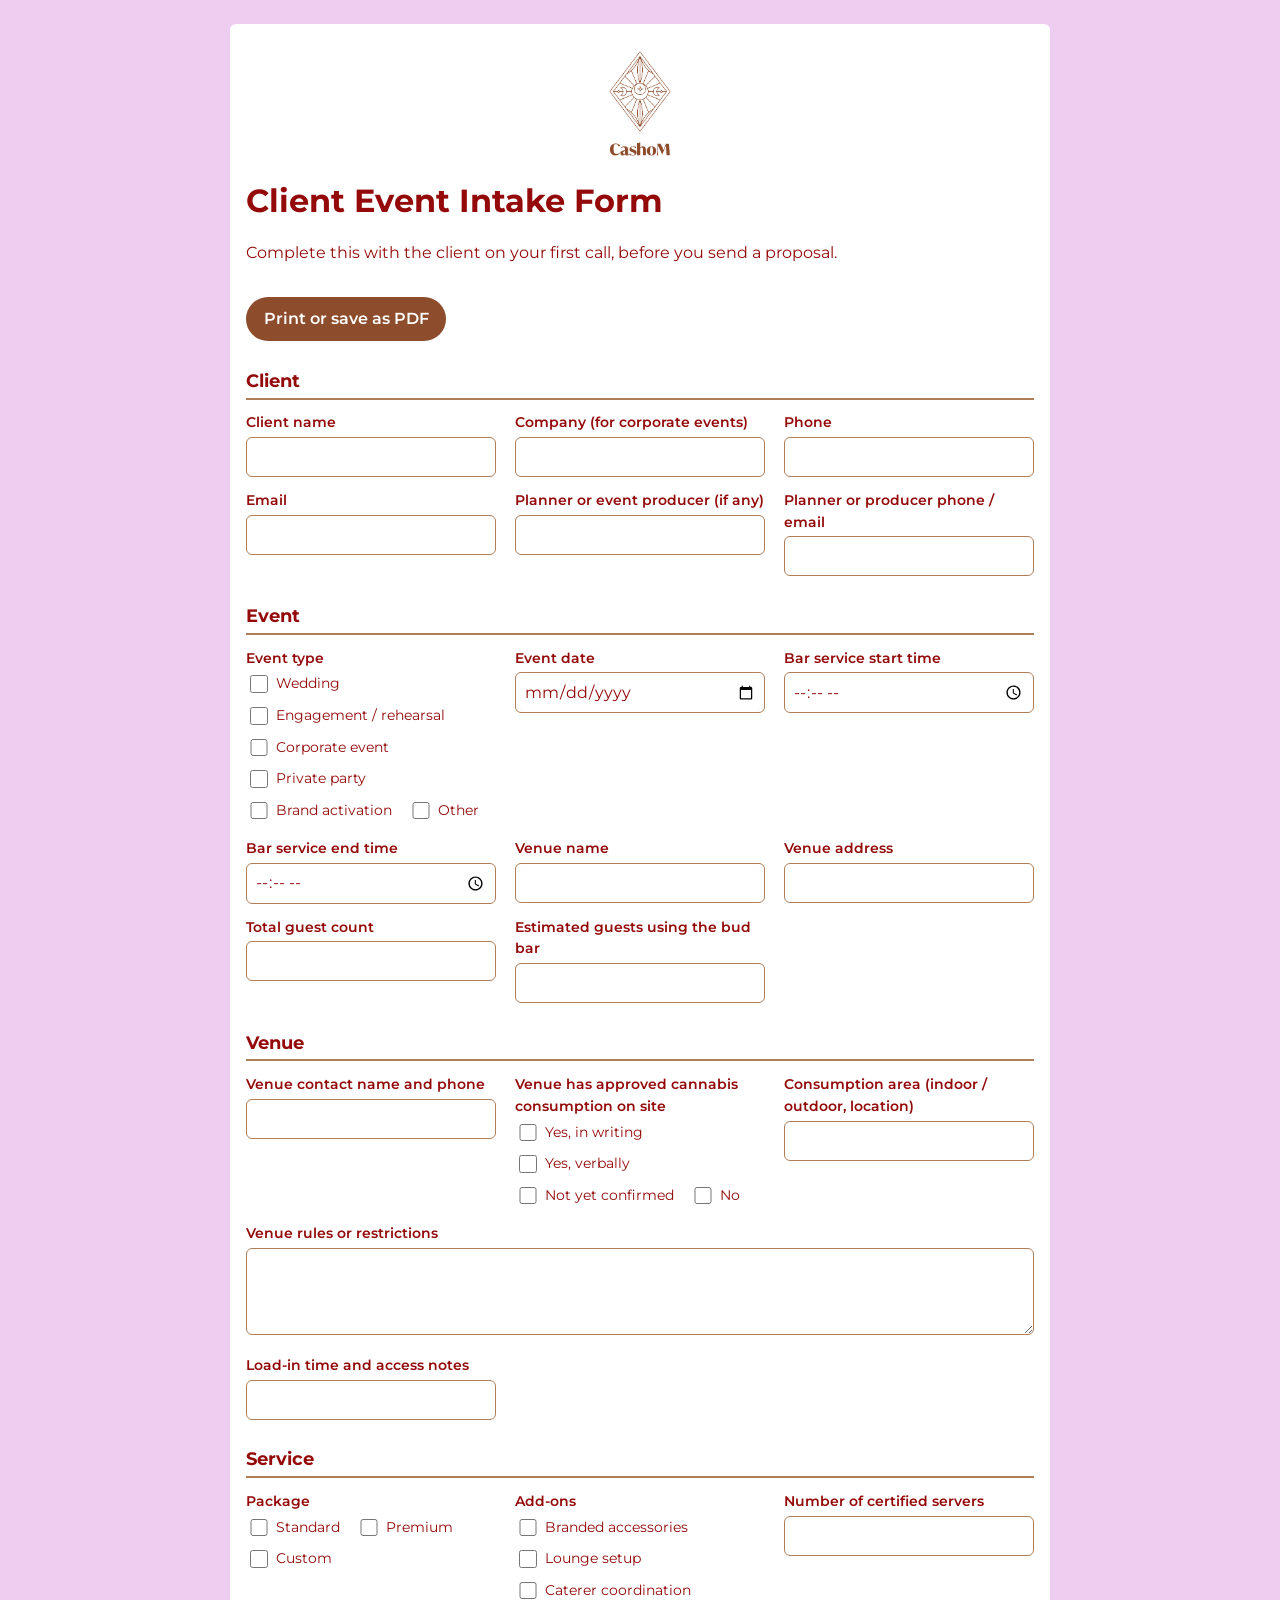
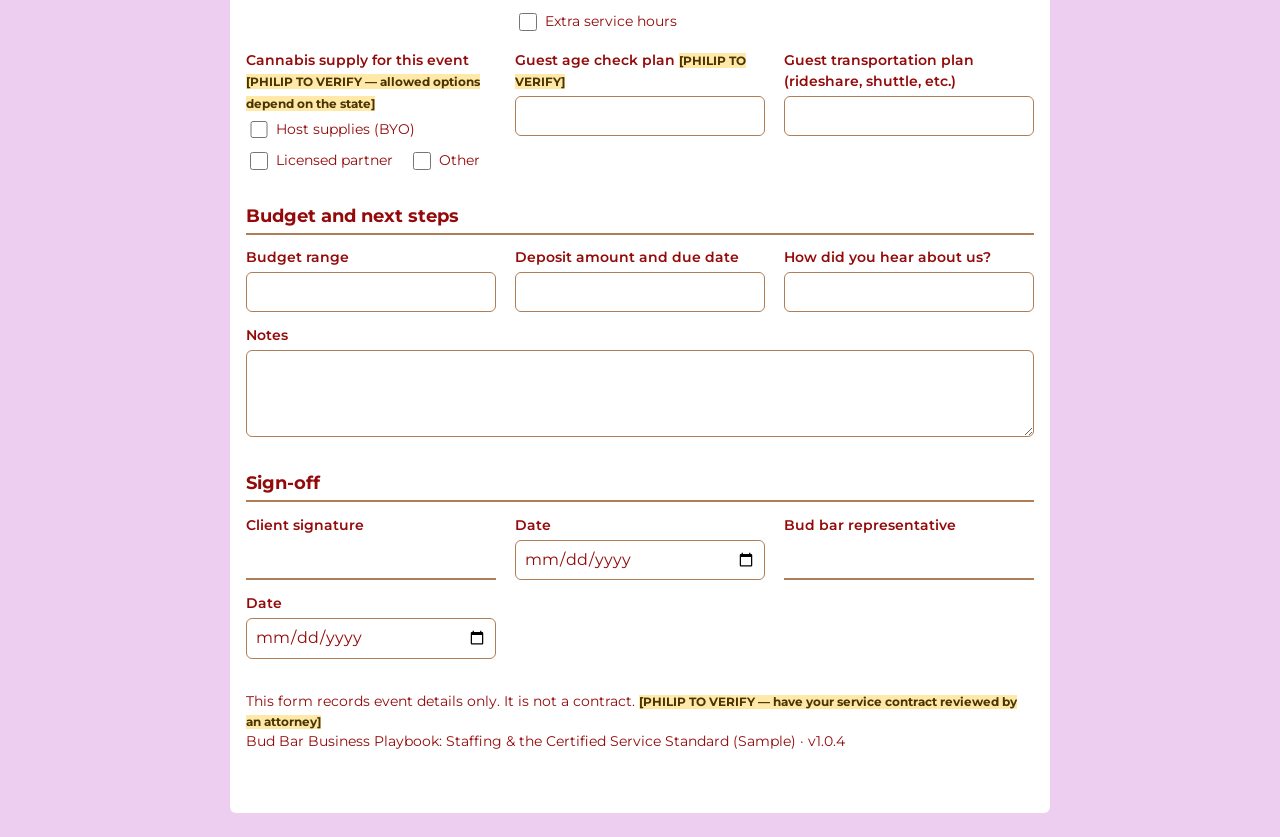
<file: bud-bar-playbook/bud-bar-paid-sample/downloads/intake-form.html>
<!doctype html>
<html lang="en">
<head>
<meta charset="utf-8">
<meta name="viewport" content="width=device-width, initial-scale=1">
<title>Client Event Intake Form</title>
<link rel="stylesheet" href="../brand/brand.css">
<style>
*{box-sizing:border-box}
body{margin:0;background:var(--bg);color:var(--text-body);font-family:var(--font-body);line-height:1.5}
main{max-width:820px;margin:0 auto;padding:1.5rem 1rem 3rem}
h1,h2{font-family:var(--font-display);color:var(--text-heading)}
h1{margin:.2rem 0 .3rem} h2{font-size:1.15rem;border-bottom:2px solid var(--border-rosegold);padding-bottom:.2rem;margin:1.6rem 0 .8rem}
.grid{display:grid;grid-template-columns:repeat(auto-fit,minmax(240px,1fr));gap:.8rem 1.2rem}
.f{margin:0;border:0;padding:0;min-width:0} .f.wide{grid-column:1/-1}
.f label,.f legend{display:block;font-size:.9rem;font-weight:600;color:var(--text-heading);margin-bottom:.2rem;padding:0}
input[type=text],input[type=email],input[type=tel],input[type=date],input[type=time],input[type=number],textarea{width:100%;font:inherit;color:var(--text-heading);background:#fff;border:1px solid var(--border-rosegold);border-radius:6px;padding:.4rem .5rem;min-height:40px}
.sig{border-width:0 0 2px!important;border-radius:0!important;background:transparent!important}
.cbs{display:flex;flex-wrap:wrap;gap:.3rem 1rem} .cb{font-weight:400!important;display:inline-flex!important;gap:.35rem;align-items:center}
.cb input{width:1.1rem;height:1.1rem;accent-color:var(--accent)}
.bar{display:flex;justify-content:space-between;align-items:center;gap:1rem;flex-wrap:wrap}
button{font:inherit;font-weight:600;background:var(--accent);color:var(--on-accent);border:0;border-radius:var(--radius);padding:.55rem 1.1rem;min-height:44px;cursor:pointer}
:focus-visible{outline:3px solid var(--focus);outline-offset:2px}
mark.verify{background:var(--verify-bg);color:var(--verify-text);font-weight:700;font-size:.85em}
.foot{margin-top:2rem;font-size:.85rem}
.form-logo{display:block;height:110px;width:auto;margin:0 auto 1rem}
main{background:var(--surface);border-radius:var(--radius);margin-top:1.5rem;margin-bottom:1.5rem}
button{border-radius:999px}
@media print{body{background:#fff} button{display:none} main{padding:0} section{break-inside:avoid} input,textarea{border-color:#999}}
</style>
</head>
<body>
<main>
<img class="form-logo" src="../brand/cashom-logo.png" alt="CashoM">
<div class="bar"><div><h1>Client Event Intake Form</h1><p>Complete this with the client on your first call, before you send a proposal.</p></div>
<button type="button" onclick="window.print()">Print or save as PDF</button></div>
<form onsubmit="return false"><section><h2>Client</h2><div class="grid"><div class="f"><label for="f1">Client name</label><input id="f1" type="text"></div><div class="f"><label for="f2">Company (for corporate events)</label><input id="f2" type="text"></div><div class="f"><label for="f3">Phone</label><input id="f3" type="tel"></div><div class="f"><label for="f4">Email</label><input id="f4" type="email"></div><div class="f"><label for="f5">Planner or event producer (if any)</label><input id="f5" type="text"></div><div class="f"><label for="f6">Planner or producer phone / email</label><input id="f6" type="text"></div></div></section><section><h2>Event</h2><div class="grid"><fieldset class="f"><legend>Event type</legend><div class="cbs"><label class="cb"><input type="checkbox" name="f7"> Wedding</label><label class="cb"><input type="checkbox" name="f7"> Engagement / rehearsal</label><label class="cb"><input type="checkbox" name="f7"> Corporate event</label><label class="cb"><input type="checkbox" name="f7"> Private party</label><label class="cb"><input type="checkbox" name="f7"> Brand activation</label><label class="cb"><input type="checkbox" name="f7"> Other</label></div></fieldset><div class="f"><label for="f8">Event date</label><input id="f8" type="date"></div><div class="f"><label for="f9">Bar service start time</label><input id="f9" type="time"></div><div class="f"><label for="f10">Bar service end time</label><input id="f10" type="time"></div><div class="f"><label for="f11">Venue name</label><input id="f11" type="text"></div><div class="f"><label for="f12">Venue address</label><input id="f12" type="text"></div><div class="f"><label for="f13">Total guest count</label><input id="f13" type="number"></div><div class="f"><label for="f14">Estimated guests using the bud bar</label><input id="f14" type="number"></div></div></section><section><h2>Venue</h2><div class="grid"><div class="f"><label for="f15">Venue contact name and phone</label><input id="f15" type="text"></div><fieldset class="f"><legend>Venue has approved cannabis consumption on site</legend><div class="cbs"><label class="cb"><input type="checkbox" name="f16"> Yes, in writing</label><label class="cb"><input type="checkbox" name="f16"> Yes, verbally</label><label class="cb"><input type="checkbox" name="f16"> Not yet confirmed</label><label class="cb"><input type="checkbox" name="f16"> No</label></div></fieldset><div class="f"><label for="f17">Consumption area (indoor / outdoor, location)</label><input id="f17" type="text"></div><div class="f wide"><label for="f18">Venue rules or restrictions</label><textarea id="f18" rows="3"></textarea></div><div class="f"><label for="f19">Load-in time and access notes</label><input id="f19" type="text"></div></div></section><section><h2>Service</h2><div class="grid"><fieldset class="f"><legend>Package</legend><div class="cbs"><label class="cb"><input type="checkbox" name="f20"> Standard</label><label class="cb"><input type="checkbox" name="f20"> Premium</label><label class="cb"><input type="checkbox" name="f20"> Custom</label></div></fieldset><fieldset class="f"><legend>Add-ons</legend><div class="cbs"><label class="cb"><input type="checkbox" name="f21"> Branded accessories</label><label class="cb"><input type="checkbox" name="f21"> Lounge setup</label><label class="cb"><input type="checkbox" name="f21"> Caterer coordination</label><label class="cb"><input type="checkbox" name="f21"> Extra service hours</label></div></fieldset><div class="f"><label for="f22">Number of certified servers</label><input id="f22" type="number"></div><fieldset class="f"><legend>Cannabis supply for this event <mark class="verify">[PHILIP TO VERIFY — allowed options depend on the state]</mark></legend><div class="cbs"><label class="cb"><input type="checkbox" name="f23"> Host supplies (BYO)</label><label class="cb"><input type="checkbox" name="f23"> Licensed partner</label><label class="cb"><input type="checkbox" name="f23"> Other</label></div></fieldset><div class="f"><label for="f24">Guest age check plan <mark class="verify">[PHILIP TO VERIFY]</mark></label><input id="f24" type="text"></div><div class="f"><label for="f25">Guest transportation plan (rideshare, shuttle, etc.)</label><input id="f25" type="text"></div></div></section><section><h2>Budget and next steps</h2><div class="grid"><div class="f"><label for="f26">Budget range</label><input id="f26" type="text"></div><div class="f"><label for="f27">Deposit amount and due date</label><input id="f27" type="text"></div><div class="f"><label for="f28">How did you hear about us?</label><input id="f28" type="text"></div><div class="f wide"><label for="f29">Notes</label><textarea id="f29" rows="3"></textarea></div></div></section><section><h2>Sign-off</h2><div class="grid"><div class="f"><label for="f30">Client signature</label><input id="f30" type="text" class="sig"></div><div class="f"><label for="f31">Date</label><input id="f31" type="date"></div><div class="f"><label for="f32">Bud bar representative</label><input id="f32" type="text" class="sig"></div><div class="f"><label for="f33">Date</label><input id="f33" type="date"></div></div></section></form>
<p class="foot">This form records event details only. It is not a contract. <mark class="verify">[PHILIP TO VERIFY — have your service contract reviewed by an attorney]</mark><br>Bud Bar Business Playbook: Staffing &amp; the Certified Service Standard (Sample) · v1.0.4</p>
</main>
</body>
</html>
</file>
<file: bud-bar-playbook/bud-bar-free/brand/brand.css>
/* =====================================================================
   BRAND FILE — the only file you need to edit to change colors, fonts,
   or the logo. After editing, run `python build.py` to rebuild the zips.
   Look matches the CashoM / THC ServePro slide style: lilac canvas,
   deep red Montserrat type, copper line work, white "takeaway" bands.
   ===================================================================== */

/* ---- Bundled fonts (no external CDN). Files live in brand/fonts/ ---- */
@font-face { font-family: "Montserrat"; src: url("fonts/montserrat-latin-400-normal.woff2") format("woff2"); font-weight: 400; font-style: normal; font-display: swap; }
@font-face { font-family: "Montserrat"; src: url("fonts/montserrat-latin-500-normal.woff2") format("woff2"); font-weight: 500; font-style: normal; font-display: swap; }
@font-face { font-family: "Montserrat"; src: url("fonts/montserrat-latin-600-normal.woff2") format("woff2"); font-weight: 600; font-style: normal; font-display: swap; }
@font-face { font-family: "Montserrat"; src: url("fonts/montserrat-latin-700-normal.woff2") format("woff2"); font-weight: 700; font-style: normal; font-display: swap; }

:root {
  /* ---- CashoM palette ---- */
  --bg: #EDCEF1;              /* lilac page canvas (from the slide deck) */
  --surface: #FFFFFF;         /* white bands, quiz and calculator panels */
  --surface-soft: #F7E9F9;    /* light lilac: table headers, hovers */
  --text-heading: #940A0A;    /* deep red headlines */
  --text-body: #940A0A;       /* body copy (6.4:1 on lilac, passes WCAG AA) */
  --accent: #8D4D2D;          /* copper: buttons, progress (white text 6.5:1) */
  --brand-copper: #8D4D2D;    /* copper line work, eyebrows */
  --border-rosegold: #B07E56; /* borders, dividers, input outlines */

  /* ---- Supporting colors ---- */
  --on-accent: #FFFFFF;       /* text on copper buttons */
  --focus: #940A0A;           /* keyboard focus ring */
  --success: #2F6B3F;         /* correct answers */
  --error: #940A0A;           /* incorrect answers */
  --verify-bg: #FFE9A8;       /* [PHILIP TO VERIFY] highlight */
  --verify-text: #4A3300;

  /* ---- Fonts (the deck uses Montserrat throughout) ----
     For serif headlines instead, add a serif @font-face above and
     change --font-display. */
  --font-display: "Montserrat", "Segoe UI", system-ui, -apple-system, Arial, sans-serif;
  --font-body: "Montserrat", "Segoe UI", system-ui, -apple-system, Arial, sans-serif;

  /* ---- Shape ---- */
  --radius: 6px;
}

/* ---- Logo ----
   brand/cashom-mark.png  = the diamond mark (header)
   brand/cashom-logo.png  = mark + CashoM wordmark (module openers, end screen, form)
   Replace either file with a sharper version (same name) and rebuild.
   An SVG works too: save it as the same name with .svg and update
   "logo_mark" / "logo_full" in each course.json under content. */
</file>
<file: bud-bar-playbook/bud-bar-free/engine/player.css>
/* Course player layout. Colors, fonts and logo come from brand/brand.css. */
*, *::before, *::after { box-sizing: border-box; }
html { -webkit-text-size-adjust: 100%; }
body {
  margin: 0; min-height: 100vh; display: flex; flex-direction: column;
  background: var(--bg); color: var(--text-body);
  font-family: var(--font-body); font-size: 1.0625rem; line-height: 1.65; font-weight: 400;
}
h1, h2, h3 { font-family: var(--font-display); color: var(--text-heading); line-height: 1.25; text-wrap: balance; }
h1 { font-size: clamp(1.6rem, 4.2vw, 2.4rem); margin: .25rem 0 1.25rem; font-weight: 500; text-align: center; }
h2 { font-size: 1.25rem; margin: 1.6rem 0 .5rem; font-weight: 600; }
p, ul, ol { margin: 0 0 1rem; }
li { margin-bottom: .4rem; }
li::marker { color: var(--brand-copper); }
strong { font-weight: 700; color: var(--text-heading); }
a { color: var(--text-heading); text-underline-offset: 3px; text-decoration-color: var(--brand-copper); }
a:hover { color: var(--brand-copper); }
:focus-visible { outline: 3px solid var(--focus); outline-offset: 2px; box-shadow: 0 0 0 5px var(--surface); }
h1:focus { outline: none; }
h1:focus-visible { outline: 3px solid var(--focus); }

.skip-link { position: absolute; left: -9999px; top: .5rem; z-index: 100; background: var(--surface); color: var(--text-heading); padding: .5rem 1rem; }
.skip-link:focus { left: .5rem; }

/* Top bar: white band like the deck's takeaway strip */
.topbar { background: var(--surface); color: var(--text-heading); display: flex; align-items: center; justify-content: space-between; gap: 1rem; padding: .5rem max(16px, env(safe-area-inset-right, 0px)) .5rem max(16px, env(safe-area-inset-left, 0px)); border-bottom: 1px solid var(--border-rosegold); }
.brand { display: flex; align-items: center; gap: .75rem; min-width: 0; }
.logo { height: 44px; width: auto; flex: none; }
.course-title { font-weight: 600; font-size: 1rem; letter-spacing: .01em; white-space: nowrap; overflow: hidden; text-overflow: ellipsis; }
.top-actions { display: flex; gap: .5rem; flex: none; }
.progress { height: 5px; background: var(--surface-soft); }
.progress-bar { height: 100%; width: 0; background: var(--brand-copper); transition: width .25s; }

/* Layout */
.layout { flex: 1; display: flex; width: 100%; max-width: 1180px; margin: 0 auto; }
.menu { width: 270px; flex: none; padding: 1rem; background: var(--surface); border-right: 1px solid var(--border-rosegold); }
.menu[hidden] { display: none; }
.menu-h { margin: 0 0 .5rem; font-size: .8rem; text-transform: uppercase; letter-spacing: .1em; color: var(--brand-copper); font-weight: 600; }
.menu ol { list-style: none; margin: 0; padding: 0; }
.menu-item { display: block; width: 100%; text-align: left; font: inherit; font-size: .95rem; color: var(--text-heading); background: none; border: 0; border-left: 3px solid transparent; padding: .55rem .6rem; cursor: pointer; border-radius: 0 var(--radius) var(--radius) 0; }
.menu-item:hover:not(:disabled) { background: var(--surface-soft); }
.menu-item[aria-current] { border-left-color: var(--brand-copper); font-weight: 600; background: var(--surface-soft); }
.menu-item:disabled { opacity: .5; cursor: not-allowed; }
main { flex: 1; min-width: 0; padding: 1.75rem max(16px, env(safe-area-inset-right, 0px)) 7rem max(16px, env(safe-area-inset-left, 0px)); }
.screen { overflow-wrap: anywhere; max-width: 760px; margin: 0 auto; }
.screen:focus { outline: none; }
.opener { display: block; height: 128px; width: auto; margin: 0 auto 1rem; }
.end-logo { display: block; height: 170px; width: auto; margin: 2.5rem auto 1rem; }
.eyebrow { font-size: .78rem; text-transform: uppercase; letter-spacing: .12em; color: var(--brand-copper); font-weight: 600; margin: 0; text-align: center; }
.banner { max-width: 760px; margin: 0 auto 1.25rem; background: var(--surface); border-radius: var(--radius); padding: .75rem 1rem; display: flex; flex-wrap: wrap; gap: .75rem; align-items: center; justify-content: space-between; }
.banner p { margin: 0; color: var(--text-heading); }
.banner[hidden] { display: none; }
.version { margin-top: 1rem; padding-top: 1rem; border-top: 1px solid var(--border-rosegold); font-size: .8rem; text-align: center; }

@media (max-width: 899px) {
  .menu { position: fixed; z-index: 60; top: 0; left: 0; bottom: 0; width: min(85vw, 320px); overflow-y: auto; box-shadow: 4px 0 24px rgba(148, 10, 10, .18); padding-top: max(1rem, env(safe-area-inset-top, 0px)); }
  body.menu-open::after { content: ""; position: fixed; inset: 0; background: rgba(80, 20, 40, .3); z-index: 50; }
}
@media (max-width: 480px) {
  .logo { height: 36px; } .course-title { font-size: .9rem; } .topbar { gap: .6rem; }
  .opener { height: 104px; } .end-logo { height: 140px; }
}

/* Bottom navigation: white band */
.navbar { position: sticky; bottom: 0; z-index: 40; display: flex; align-items: center; justify-content: space-between; gap: .5rem; padding: .6rem max(16px, env(safe-area-inset-right, 0px)) calc(.6rem + env(safe-area-inset-bottom, 0px)) max(16px, env(safe-area-inset-left, 0px)); background: var(--surface); border-top: 1px solid var(--border-rosegold); }
.nav-mid { display: flex; flex-direction: column; align-items: center; text-align: center; font-size: .85rem; color: var(--text-heading); }
.next-hint { font-size: .78rem; color: var(--brand-copper); }
.next-hint:empty { display: none; }

/* Buttons */
.btn { font: inherit; font-weight: 600; font-size: .95rem; min-height: 44px; padding: .55rem 1.2rem; border-radius: 999px; border: 2px solid var(--accent); cursor: pointer; text-decoration: none; display: inline-flex; align-items: center; justify-content: center; gap: .4rem; }
.btn-primary { background: var(--accent); color: var(--on-accent); }
.btn-primary:hover:not(:disabled) { background: var(--text-heading); border-color: var(--text-heading); color: var(--on-accent); }
.btn-secondary { background: transparent; color: var(--accent); }
.btn-secondary:hover:not(:disabled) { background: var(--surface-soft); }
.btn:disabled { opacity: .45; cursor: not-allowed; }
.btn[hidden] { display: none; }
.btn-small { min-height: 38px; padding: .35rem .95rem; font-size: .88rem; }

/* Content pieces */
mark.verify { background: var(--verify-bg); color: var(--verify-text); font-weight: 700; font-size: .82em; padding: 0 .25em; border-radius: 3px; -webkit-box-decoration-break: clone; box-decoration-break: clone; }
/* Callouts render as the deck's white "takeaway" band */
.callout { background: var(--surface); padding: 1.1rem 1.4rem; margin: 1.5rem 0; border-radius: var(--radius); text-align: center; font-size: 1.08rem; font-weight: 500; color: var(--text-heading); }
.callout p:last-child { margin-bottom: 0; }
.table-wrap { overflow-x: auto; margin: 0 0 1rem; -webkit-overflow-scrolling: touch; }
table { border-collapse: collapse; width: 100%; font-size: .95rem; background: var(--surface); }
th, td { border: 1px solid var(--border-rosegold); padding: .55rem .7rem; text-align: left; vertical-align: top; }
thead th { background: var(--surface-soft); color: var(--text-heading); font-weight: 600; }
tbody th { color: var(--text-heading); font-weight: 600; }
.download { margin: .5rem 0 1rem; }
.sr-only { position: absolute; width: 1px; height: 1px; overflow: hidden; clip: rect(0 0 0 0); white-space: nowrap; }

/* Quiz */
.quiz fieldset.q { background: var(--surface); border: 1px solid var(--border-rosegold); border-radius: var(--radius); padding: 1rem 1.1rem 1.1rem; margin: 0 0 1rem; }
.quiz legend { float: left; width: 100%; padding: 0; margin-bottom: .5rem; font-weight: 600; color: var(--text-heading); }
.quiz legend + * { clear: both; }
.qnum { display: block; font-size: .75rem; text-transform: uppercase; letter-spacing: .1em; color: var(--brand-copper); margin-bottom: .2rem; }
.opt { display: flex; gap: .65rem; align-items: flex-start; padding: .5rem .55rem; border-radius: var(--radius); cursor: pointer; }
.opt:hover { background: var(--surface-soft); }
.opt input { margin-top: .3rem; width: 1.15rem; height: 1.15rem; accent-color: var(--accent); flex: none; }
.q.is-correct { border-color: var(--success); border-width: 2px; }
.q.is-wrong { border-color: var(--error); border-width: 2px; }
.feedback { margin: .6rem 0 0; }
.is-correct .feedback strong { color: var(--success); }
.is-wrong .feedback strong { color: var(--error); }
.quiz-actions { display: flex; gap: .75rem; flex-wrap: wrap; }
.quiz-result { margin-top: 1rem; font-weight: 600; background: var(--surface); padding: .8rem 1rem; border-radius: var(--radius); }
.quiz-result:empty { display: none; }
.quiz-result.good { color: var(--success); }
.quiz-result.bad { color: var(--error); }
.quiz-result:focus { outline: none; }

/* Calculator */
.calc-note { background: var(--verify-bg); color: var(--verify-text); padding: .6rem .8rem; border-radius: var(--radius); font-size: .92rem; }
.calc-set { background: var(--surface); border: 1px solid var(--border-rosegold); border-radius: var(--radius); padding: .9rem 1rem 1rem; margin: 0 0 1rem; }
.calc-set legend { float: left; width: 100%; padding: 0; margin-bottom: .6rem; font-weight: 600; color: var(--text-heading); }
.calc-set legend + * { clear: both; }
.calc-grid { display: grid; grid-template-columns: repeat(auto-fit, minmax(200px, 1fr)); gap: .8rem 1rem; }
.calc-field { min-width: 0; }
.calc-field label { display: block; font-size: .88rem; color: var(--text-heading); margin-bottom: .2rem; }
.calc-input { position: relative; }
.calc-input input { width: 100%; font: inherit; color: var(--text-heading); background: var(--surface); border: 1px solid var(--border-rosegold); border-radius: var(--radius); padding: .45rem .6rem; min-height: 44px; font-variant-numeric: tabular-nums; }
.calc-input.money input { padding-left: 1.5rem; }
.calc-input.money::before { content: "$"; position: absolute; left: .6rem; top: 50%; transform: translateY(-50%); color: var(--brand-copper); }
.calc-table td { text-align: right; white-space: nowrap; font-variant-numeric: tabular-nums; }
.calc-table caption { text-align: left; font-weight: 600; color: var(--text-heading); margin-bottom: .3rem; }
.calc-table tr.total th, .calc-table tr.total td { font-weight: 700; color: var(--text-heading); background: var(--surface-soft); font-size: 1.05rem; }
.calc-out { margin-bottom: 1rem; }
.calc-summary { background: var(--surface); padding: .8rem 1rem; border-radius: var(--radius); }

/* Edit mode (preview page only; never in the SCORM zip) */
.edit-toolbar { position: sticky; top: 0; z-index: 45; display: flex; flex-wrap: wrap; align-items: center; gap: .4rem; max-width: 760px; margin: 0 auto 1rem; background: var(--surface); border: 2px solid var(--accent); border-radius: var(--radius); padding: .5rem .6rem; }
.edit-toolbar[hidden] { display: none; }
.edit-toolbar .sep { width: 1px; align-self: stretch; background: var(--border-rosegold); margin: 0 .2rem; }
.edit-toolbar .grow { flex: 1; min-width: .5rem; }
.link-box { display: inline-flex; flex-wrap: wrap; gap: .4rem; }
.link-box[hidden] { display: none; }
.edit-status { font-size: .82rem; color: var(--brand-copper); }
.tb { font: inherit; font-size: .85rem; font-weight: 600; min-height: 36px; min-width: 36px; padding: .25rem .6rem; border: 1px solid var(--border-rosegold); background: var(--surface); color: var(--text-heading); border-radius: var(--radius); cursor: pointer; }
.tb:hover { background: var(--surface-soft); }
.is-editing [contenteditable="true"] { outline: 2px dashed var(--brand-copper); outline-offset: 4px; border-radius: 2px; cursor: text; }
.is-editing [contenteditable="true"]:focus { outline-style: solid; background: rgba(255, 255, 255, .55); }
.is-editing .block-locked { position: relative; opacity: .55; }
.is-editing .block-locked::before { content: "Interactive piece: edit in the content files"; position: absolute; top: -.6rem; right: 0; z-index: 2; font-size: .72rem; background: var(--surface); color: var(--brand-copper); padding: 0 .4rem; border-radius: 3px; }
.edited-badge { display: block; width: fit-content; margin: 0 auto .75rem; font-size: .75rem; font-weight: 600; color: var(--verify-text); background: var(--verify-bg); padding: .15rem .6rem; border-radius: 999px; }

/* Debug panel (preview mode only) */
.debug { position: fixed; right: max(.5rem, env(safe-area-inset-right, 0px)); bottom: calc(4.6rem + env(safe-area-inset-bottom, 0px)); z-index: 70; max-width: min(560px, calc(100vw - 1rem)); font: 13px/1.4 ui-monospace, SFMono-Regular, Menlo, Consolas, monospace; }
.debug-toggle { display: block; width: 100%; text-align: left; background: #2a0f12; color: #fbeaea; border: 1px solid var(--border-rosegold); border-radius: 6px; padding: .4rem .6rem; font: inherit; cursor: pointer; }
.debug-mode { color: #ffcf7a; font-weight: 700; }
.debug-body { background: #2a0f12; color: #fbeaea; border: 1px solid var(--border-rosegold); border-radius: 6px; margin-top: .25rem; padding: .6rem; max-height: 55vh; overflow: auto; }
.debug-body[hidden] { display: none; }
.debug-note { margin: 0 0 .5rem; }
.debug-values { font-size: 12px; margin-bottom: .5rem; background: transparent; }
.debug-values caption { text-align: left; color: #ffcf7a; }
.debug-values th, .debug-values td { border-color: #6a3a3a; padding: .2rem .4rem; color: #fbeaea; word-break: break-all; }
.debug-actions { display: flex; gap: .4rem; flex-wrap: wrap; margin-bottom: .5rem; }
.debug-actions button { font: inherit; background: #4a1c20; color: #fbeaea; border: 1px solid #9a6a5a; border-radius: 4px; padding: .3rem .5rem; cursor: pointer; }
.debug-h { font: inherit; color: #ffcf7a; margin: .5rem 0 .25rem; text-align: left; }
.debug-log { margin: 0; padding-left: 2.2rem; word-break: break-all; }
.debug-log li { margin: 0 0 .15rem; }
.debug-log li::marker { color: #ffcf7a; }
.debug-err { color: #ff9b8a; }
.noscript { padding: 1rem; }

@media (prefers-reduced-motion: reduce) { .progress-bar { transition: none; } }
@media print { .topbar, .navbar, .menu, .debug, .progress, .edit-toolbar { display: none !important; } }
</file>
<file: bud-bar-playbook/bud-bar-paid-sample/brand/brand.css>
/* =====================================================================
   BRAND FILE — the only file you need to edit to change colors, fonts,
   or the logo. After editing, run `python build.py` to rebuild the zips.
   Look matches the CashoM / THC ServePro slide style: lilac canvas,
   deep red Montserrat type, copper line work, white "takeaway" bands.
   ===================================================================== */

/* ---- Bundled fonts (no external CDN). Files live in brand/fonts/ ---- */
@font-face { font-family: "Montserrat"; src: url("fonts/montserrat-latin-400-normal.woff2") format("woff2"); font-weight: 400; font-style: normal; font-display: swap; }
@font-face { font-family: "Montserrat"; src: url("fonts/montserrat-latin-500-normal.woff2") format("woff2"); font-weight: 500; font-style: normal; font-display: swap; }
@font-face { font-family: "Montserrat"; src: url("fonts/montserrat-latin-600-normal.woff2") format("woff2"); font-weight: 600; font-style: normal; font-display: swap; }
@font-face { font-family: "Montserrat"; src: url("fonts/montserrat-latin-700-normal.woff2") format("woff2"); font-weight: 700; font-style: normal; font-display: swap; }

:root {
  /* ---- CashoM palette ---- */
  --bg: #EDCEF1;              /* lilac page canvas (from the slide deck) */
  --surface: #FFFFFF;         /* white bands, quiz and calculator panels */
  --surface-soft: #F7E9F9;    /* light lilac: table headers, hovers */
  --text-heading: #940A0A;    /* deep red headlines */
  --text-body: #940A0A;       /* body copy (6.4:1 on lilac, passes WCAG AA) */
  --accent: #8D4D2D;          /* copper: buttons, progress (white text 6.5:1) */
  --brand-copper: #8D4D2D;    /* copper line work, eyebrows */
  --border-rosegold: #B07E56; /* borders, dividers, input outlines */

  /* ---- Supporting colors ---- */
  --on-accent: #FFFFFF;       /* text on copper buttons */
  --focus: #940A0A;           /* keyboard focus ring */
  --success: #2F6B3F;         /* correct answers */
  --error: #940A0A;           /* incorrect answers */
  --verify-bg: #FFE9A8;       /* [PHILIP TO VERIFY] highlight */
  --verify-text: #4A3300;

  /* ---- Fonts (the deck uses Montserrat throughout) ----
     For serif headlines instead, add a serif @font-face above and
     change --font-display. */
  --font-display: "Montserrat", "Segoe UI", system-ui, -apple-system, Arial, sans-serif;
  --font-body: "Montserrat", "Segoe UI", system-ui, -apple-system, Arial, sans-serif;

  /* ---- Shape ---- */
  --radius: 6px;
}

/* ---- Logo ----
   brand/cashom-mark.png  = the diamond mark (header)
   brand/cashom-logo.png  = mark + CashoM wordmark (module openers, end screen, form)
   Replace either file with a sharper version (same name) and rebuild.
   An SVG works too: save it as the same name with .svg and update
   "logo_mark" / "logo_full" in each course.json under content. */
</file>
<file: bud-bar-playbook/bud-bar-paid-sample/engine/player.css>
/* Course player layout. Colors, fonts and logo come from brand/brand.css. */
*, *::before, *::after { box-sizing: border-box; }
html { -webkit-text-size-adjust: 100%; }
body {
  margin: 0; min-height: 100vh; display: flex; flex-direction: column;
  background: var(--bg); color: var(--text-body);
  font-family: var(--font-body); font-size: 1.0625rem; line-height: 1.65; font-weight: 400;
}
h1, h2, h3 { font-family: var(--font-display); color: var(--text-heading); line-height: 1.25; text-wrap: balance; }
h1 { font-size: clamp(1.6rem, 4.2vw, 2.4rem); margin: .25rem 0 1.25rem; font-weight: 500; text-align: center; }
h2 { font-size: 1.25rem; margin: 1.6rem 0 .5rem; font-weight: 600; }
p, ul, ol { margin: 0 0 1rem; }
li { margin-bottom: .4rem; }
li::marker { color: var(--brand-copper); }
strong { font-weight: 700; color: var(--text-heading); }
a { color: var(--text-heading); text-underline-offset: 3px; text-decoration-color: var(--brand-copper); }
a:hover { color: var(--brand-copper); }
:focus-visible { outline: 3px solid var(--focus); outline-offset: 2px; box-shadow: 0 0 0 5px var(--surface); }
h1:focus { outline: none; }
h1:focus-visible { outline: 3px solid var(--focus); }

.skip-link { position: absolute; left: -9999px; top: .5rem; z-index: 100; background: var(--surface); color: var(--text-heading); padding: .5rem 1rem; }
.skip-link:focus { left: .5rem; }

/* Top bar: white band like the deck's takeaway strip */
.topbar { background: var(--surface); color: var(--text-heading); display: flex; align-items: center; justify-content: space-between; gap: 1rem; padding: .5rem max(16px, env(safe-area-inset-right, 0px)) .5rem max(16px, env(safe-area-inset-left, 0px)); border-bottom: 1px solid var(--border-rosegold); }
.brand { display: flex; align-items: center; gap: .75rem; min-width: 0; }
.logo { height: 44px; width: auto; flex: none; }
.course-title { font-weight: 600; font-size: 1rem; letter-spacing: .01em; white-space: nowrap; overflow: hidden; text-overflow: ellipsis; }
.top-actions { display: flex; gap: .5rem; flex: none; }
.progress { height: 5px; background: var(--surface-soft); }
.progress-bar { height: 100%; width: 0; background: var(--brand-copper); transition: width .25s; }

/* Layout */
.layout { flex: 1; display: flex; width: 100%; max-width: 1180px; margin: 0 auto; }
.menu { width: 270px; flex: none; padding: 1rem; background: var(--surface); border-right: 1px solid var(--border-rosegold); }
.menu[hidden] { display: none; }
.menu-h { margin: 0 0 .5rem; font-size: .8rem; text-transform: uppercase; letter-spacing: .1em; color: var(--brand-copper); font-weight: 600; }
.menu ol { list-style: none; margin: 0; padding: 0; }
.menu-item { display: block; width: 100%; text-align: left; font: inherit; font-size: .95rem; color: var(--text-heading); background: none; border: 0; border-left: 3px solid transparent; padding: .55rem .6rem; cursor: pointer; border-radius: 0 var(--radius) var(--radius) 0; }
.menu-item:hover:not(:disabled) { background: var(--surface-soft); }
.menu-item[aria-current] { border-left-color: var(--brand-copper); font-weight: 600; background: var(--surface-soft); }
.menu-item:disabled { opacity: .5; cursor: not-allowed; }
main { flex: 1; min-width: 0; padding: 1.75rem max(16px, env(safe-area-inset-right, 0px)) 7rem max(16px, env(safe-area-inset-left, 0px)); }
.screen { overflow-wrap: anywhere; max-width: 760px; margin: 0 auto; }
.screen:focus { outline: none; }
.opener { display: block; height: 128px; width: auto; margin: 0 auto 1rem; }
.end-logo { display: block; height: 170px; width: auto; margin: 2.5rem auto 1rem; }
.eyebrow { font-size: .78rem; text-transform: uppercase; letter-spacing: .12em; color: var(--brand-copper); font-weight: 600; margin: 0; text-align: center; }
.banner { max-width: 760px; margin: 0 auto 1.25rem; background: var(--surface); border-radius: var(--radius); padding: .75rem 1rem; display: flex; flex-wrap: wrap; gap: .75rem; align-items: center; justify-content: space-between; }
.banner p { margin: 0; color: var(--text-heading); }
.banner[hidden] { display: none; }
.version { margin-top: 1rem; padding-top: 1rem; border-top: 1px solid var(--border-rosegold); font-size: .8rem; text-align: center; }

@media (max-width: 899px) {
  .menu { position: fixed; z-index: 60; top: 0; left: 0; bottom: 0; width: min(85vw, 320px); overflow-y: auto; box-shadow: 4px 0 24px rgba(148, 10, 10, .18); padding-top: max(1rem, env(safe-area-inset-top, 0px)); }
  body.menu-open::after { content: ""; position: fixed; inset: 0; background: rgba(80, 20, 40, .3); z-index: 50; }
}
@media (max-width: 480px) {
  .logo { height: 36px; } .course-title { font-size: .9rem; } .topbar { gap: .6rem; }
  .opener { height: 104px; } .end-logo { height: 140px; }
}

/* Bottom navigation: white band */
.navbar { position: sticky; bottom: 0; z-index: 40; display: flex; align-items: center; justify-content: space-between; gap: .5rem; padding: .6rem max(16px, env(safe-area-inset-right, 0px)) calc(.6rem + env(safe-area-inset-bottom, 0px)) max(16px, env(safe-area-inset-left, 0px)); background: var(--surface); border-top: 1px solid var(--border-rosegold); }
.nav-mid { display: flex; flex-direction: column; align-items: center; text-align: center; font-size: .85rem; color: var(--text-heading); }
.next-hint { font-size: .78rem; color: var(--brand-copper); }
.next-hint:empty { display: none; }

/* Buttons */
.btn { font: inherit; font-weight: 600; font-size: .95rem; min-height: 44px; padding: .55rem 1.2rem; border-radius: 999px; border: 2px solid var(--accent); cursor: pointer; text-decoration: none; display: inline-flex; align-items: center; justify-content: center; gap: .4rem; }
.btn-primary { background: var(--accent); color: var(--on-accent); }
.btn-primary:hover:not(:disabled) { background: var(--text-heading); border-color: var(--text-heading); color: var(--on-accent); }
.btn-secondary { background: transparent; color: var(--accent); }
.btn-secondary:hover:not(:disabled) { background: var(--surface-soft); }
.btn:disabled { opacity: .45; cursor: not-allowed; }
.btn[hidden] { display: none; }
.btn-small { min-height: 38px; padding: .35rem .95rem; font-size: .88rem; }

/* Content pieces */
mark.verify { background: var(--verify-bg); color: var(--verify-text); font-weight: 700; font-size: .82em; padding: 0 .25em; border-radius: 3px; -webkit-box-decoration-break: clone; box-decoration-break: clone; }
/* Callouts render as the deck's white "takeaway" band */
.callout { background: var(--surface); padding: 1.1rem 1.4rem; margin: 1.5rem 0; border-radius: var(--radius); text-align: center; font-size: 1.08rem; font-weight: 500; color: var(--text-heading); }
.callout p:last-child { margin-bottom: 0; }
.table-wrap { overflow-x: auto; margin: 0 0 1rem; -webkit-overflow-scrolling: touch; }
table { border-collapse: collapse; width: 100%; font-size: .95rem; background: var(--surface); }
th, td { border: 1px solid var(--border-rosegold); padding: .55rem .7rem; text-align: left; vertical-align: top; }
thead th { background: var(--surface-soft); color: var(--text-heading); font-weight: 600; }
tbody th { color: var(--text-heading); font-weight: 600; }
.download { margin: .5rem 0 1rem; }
.sr-only { position: absolute; width: 1px; height: 1px; overflow: hidden; clip: rect(0 0 0 0); white-space: nowrap; }

/* Quiz */
.quiz fieldset.q { background: var(--surface); border: 1px solid var(--border-rosegold); border-radius: var(--radius); padding: 1rem 1.1rem 1.1rem; margin: 0 0 1rem; }
.quiz legend { float: left; width: 100%; padding: 0; margin-bottom: .5rem; font-weight: 600; color: var(--text-heading); }
.quiz legend + * { clear: both; }
.qnum { display: block; font-size: .75rem; text-transform: uppercase; letter-spacing: .1em; color: var(--brand-copper); margin-bottom: .2rem; }
.opt { display: flex; gap: .65rem; align-items: flex-start; padding: .5rem .55rem; border-radius: var(--radius); cursor: pointer; }
.opt:hover { background: var(--surface-soft); }
.opt input { margin-top: .3rem; width: 1.15rem; height: 1.15rem; accent-color: var(--accent); flex: none; }
.q.is-correct { border-color: var(--success); border-width: 2px; }
.q.is-wrong { border-color: var(--error); border-width: 2px; }
.feedback { margin: .6rem 0 0; }
.is-correct .feedback strong { color: var(--success); }
.is-wrong .feedback strong { color: var(--error); }
.quiz-actions { display: flex; gap: .75rem; flex-wrap: wrap; }
.quiz-result { margin-top: 1rem; font-weight: 600; background: var(--surface); padding: .8rem 1rem; border-radius: var(--radius); }
.quiz-result:empty { display: none; }
.quiz-result.good { color: var(--success); }
.quiz-result.bad { color: var(--error); }
.quiz-result:focus { outline: none; }

/* Calculator */
.calc-note { background: var(--verify-bg); color: var(--verify-text); padding: .6rem .8rem; border-radius: var(--radius); font-size: .92rem; }
.calc-set { background: var(--surface); border: 1px solid var(--border-rosegold); border-radius: var(--radius); padding: .9rem 1rem 1rem; margin: 0 0 1rem; }
.calc-set legend { float: left; width: 100%; padding: 0; margin-bottom: .6rem; font-weight: 600; color: var(--text-heading); }
.calc-set legend + * { clear: both; }
.calc-grid { display: grid; grid-template-columns: repeat(auto-fit, minmax(200px, 1fr)); gap: .8rem 1rem; }
.calc-field { min-width: 0; }
.calc-field label { display: block; font-size: .88rem; color: var(--text-heading); margin-bottom: .2rem; }
.calc-input { position: relative; }
.calc-input input { width: 100%; font: inherit; color: var(--text-heading); background: var(--surface); border: 1px solid var(--border-rosegold); border-radius: var(--radius); padding: .45rem .6rem; min-height: 44px; font-variant-numeric: tabular-nums; }
.calc-input.money input { padding-left: 1.5rem; }
.calc-input.money::before { content: "$"; position: absolute; left: .6rem; top: 50%; transform: translateY(-50%); color: var(--brand-copper); }
.calc-table td { text-align: right; white-space: nowrap; font-variant-numeric: tabular-nums; }
.calc-table caption { text-align: left; font-weight: 600; color: var(--text-heading); margin-bottom: .3rem; }
.calc-table tr.total th, .calc-table tr.total td { font-weight: 700; color: var(--text-heading); background: var(--surface-soft); font-size: 1.05rem; }
.calc-out { margin-bottom: 1rem; }
.calc-summary { background: var(--surface); padding: .8rem 1rem; border-radius: var(--radius); }

/* Edit mode (preview page only; never in the SCORM zip) */
.edit-toolbar { position: sticky; top: 0; z-index: 45; display: flex; flex-wrap: wrap; align-items: center; gap: .4rem; max-width: 760px; margin: 0 auto 1rem; background: var(--surface); border: 2px solid var(--accent); border-radius: var(--radius); padding: .5rem .6rem; }
.edit-toolbar[hidden] { display: none; }
.edit-toolbar .sep { width: 1px; align-self: stretch; background: var(--border-rosegold); margin: 0 .2rem; }
.edit-toolbar .grow { flex: 1; min-width: .5rem; }
.link-box { display: inline-flex; flex-wrap: wrap; gap: .4rem; }
.link-box[hidden] { display: none; }
.edit-status { font-size: .82rem; color: var(--brand-copper); }
.tb { font: inherit; font-size: .85rem; font-weight: 600; min-height: 36px; min-width: 36px; padding: .25rem .6rem; border: 1px solid var(--border-rosegold); background: var(--surface); color: var(--text-heading); border-radius: var(--radius); cursor: pointer; }
.tb:hover { background: var(--surface-soft); }
.is-editing [contenteditable="true"] { outline: 2px dashed var(--brand-copper); outline-offset: 4px; border-radius: 2px; cursor: text; }
.is-editing [contenteditable="true"]:focus { outline-style: solid; background: rgba(255, 255, 255, .55); }
.is-editing .block-locked { position: relative; opacity: .55; }
.is-editing .block-locked::before { content: "Interactive piece: edit in the content files"; position: absolute; top: -.6rem; right: 0; z-index: 2; font-size: .72rem; background: var(--surface); color: var(--brand-copper); padding: 0 .4rem; border-radius: 3px; }
.edited-badge { display: block; width: fit-content; margin: 0 auto .75rem; font-size: .75rem; font-weight: 600; color: var(--verify-text); background: var(--verify-bg); padding: .15rem .6rem; border-radius: 999px; }

/* Debug panel (preview mode only) */
.debug { position: fixed; right: max(.5rem, env(safe-area-inset-right, 0px)); bottom: calc(4.6rem + env(safe-area-inset-bottom, 0px)); z-index: 70; max-width: min(560px, calc(100vw - 1rem)); font: 13px/1.4 ui-monospace, SFMono-Regular, Menlo, Consolas, monospace; }
.debug-toggle { display: block; width: 100%; text-align: left; background: #2a0f12; color: #fbeaea; border: 1px solid var(--border-rosegold); border-radius: 6px; padding: .4rem .6rem; font: inherit; cursor: pointer; }
.debug-mode { color: #ffcf7a; font-weight: 700; }
.debug-body { background: #2a0f12; color: #fbeaea; border: 1px solid var(--border-rosegold); border-radius: 6px; margin-top: .25rem; padding: .6rem; max-height: 55vh; overflow: auto; }
.debug-body[hidden] { display: none; }
.debug-note { margin: 0 0 .5rem; }
.debug-values { font-size: 12px; margin-bottom: .5rem; background: transparent; }
.debug-values caption { text-align: left; color: #ffcf7a; }
.debug-values th, .debug-values td { border-color: #6a3a3a; padding: .2rem .4rem; color: #fbeaea; word-break: break-all; }
.debug-actions { display: flex; gap: .4rem; flex-wrap: wrap; margin-bottom: .5rem; }
.debug-actions button { font: inherit; background: #4a1c20; color: #fbeaea; border: 1px solid #9a6a5a; border-radius: 4px; padding: .3rem .5rem; cursor: pointer; }
.debug-h { font: inherit; color: #ffcf7a; margin: .5rem 0 .25rem; text-align: left; }
.debug-log { margin: 0; padding-left: 2.2rem; word-break: break-all; }
.debug-log li { margin: 0 0 .15rem; }
.debug-log li::marker { color: #ffcf7a; }
.debug-err { color: #ff9b8a; }
.noscript { padding: 1rem; }

@media (prefers-reduced-motion: reduce) { .progress-bar { transition: none; } }
@media print { .topbar, .navbar, .menu, .debug, .progress, .edit-toolbar { display: none !important; } }
</file>
